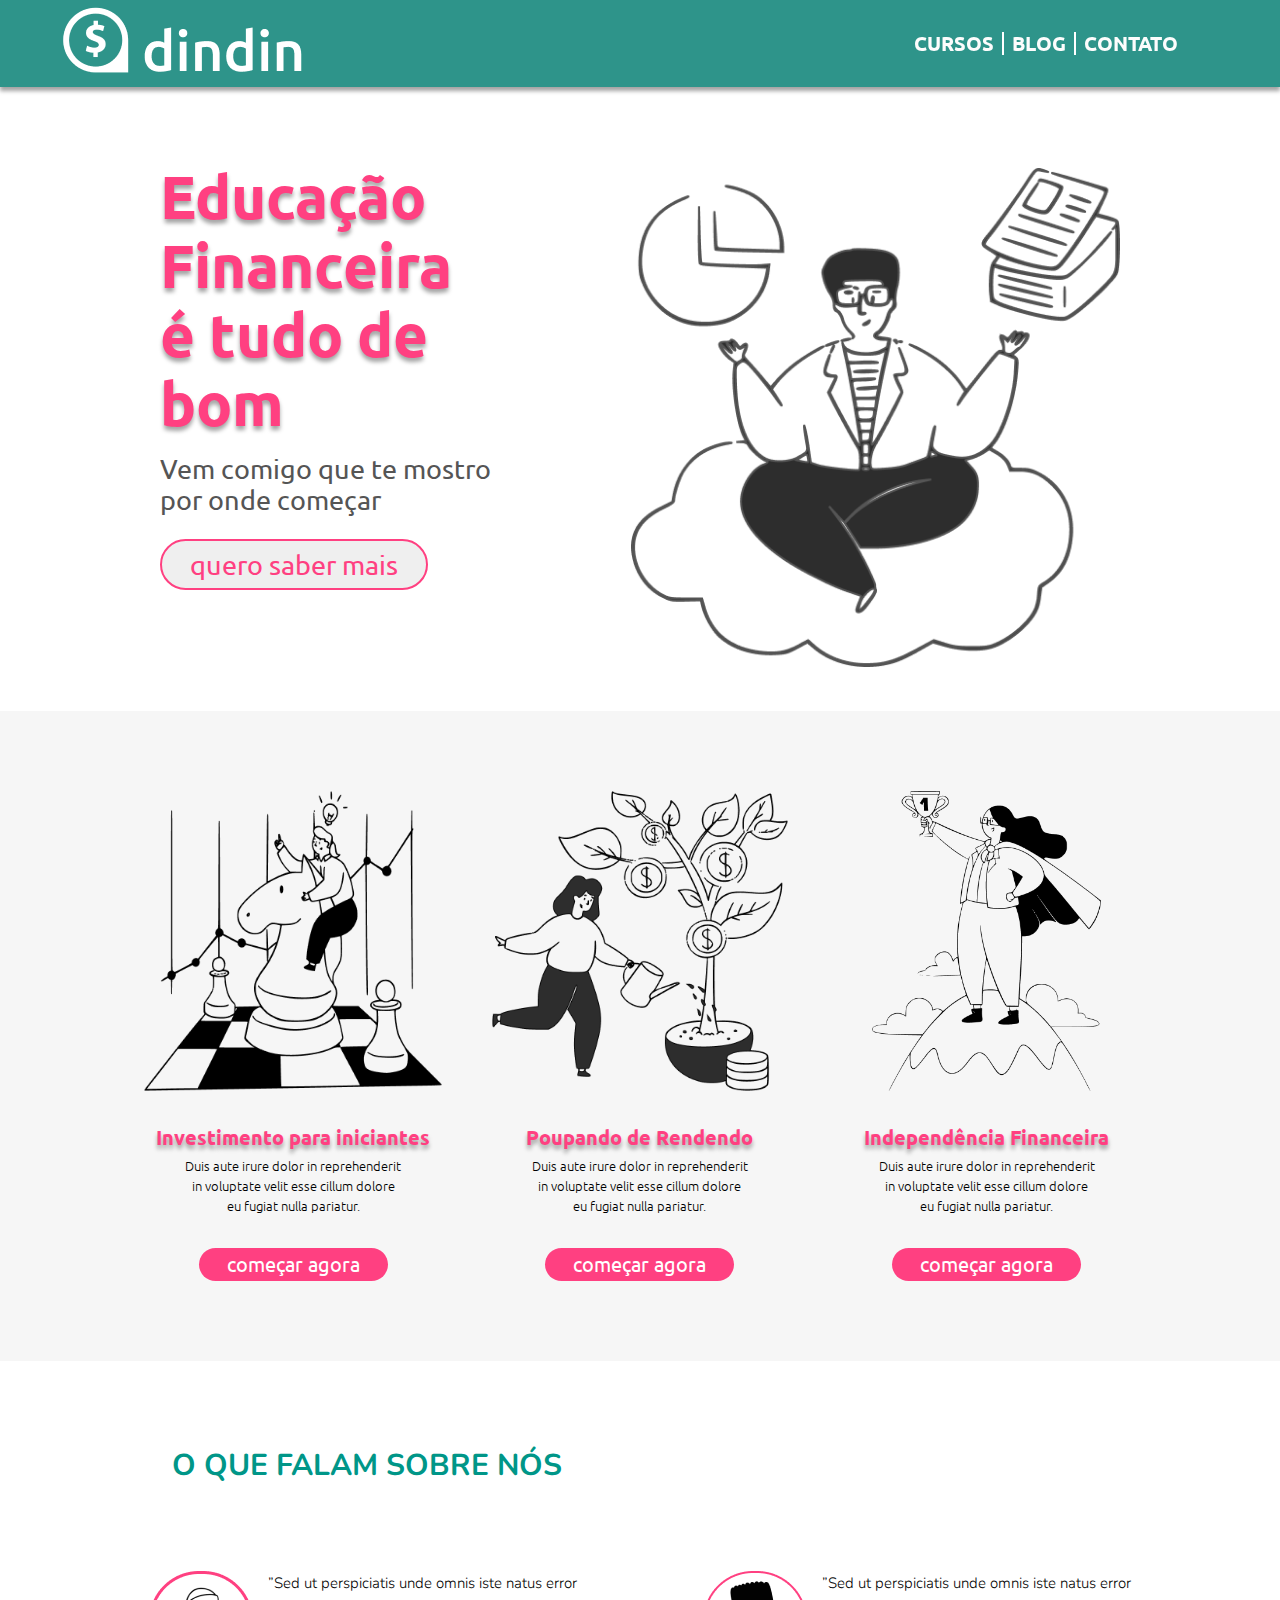
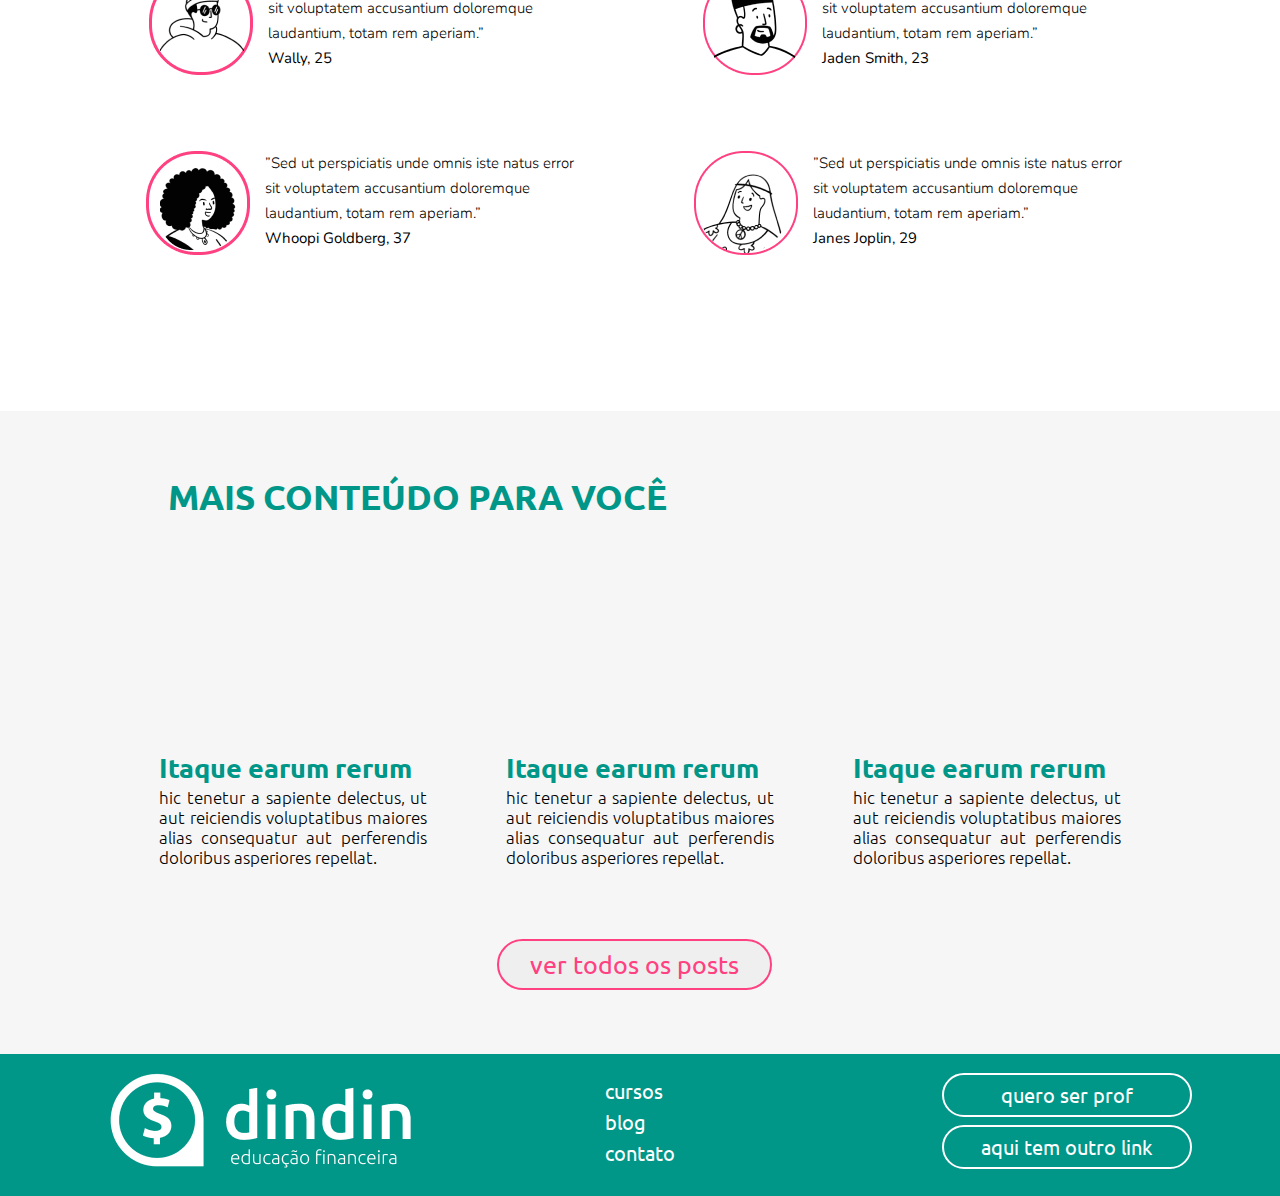
<file: index.html>
<!doctype html>
<html lang="en">
  <head>
    <meta charset="utf-8">
    <meta name="viewport" content="width=device-width, initial-scale=1">
    <link href="https://cdn.jsdelivr.net/npm/bootstrap@5.2.0-beta1/dist/css/bootstrap.min.css" rel="stylesheet">
    <link rel="stylesheet" href="style.css">
    <link rel="preconnect" href="https://fonts.googleapis.com">
    <link rel="preconnect" href="https://fonts.gstatic.com" crossorigin>
    <link href="https://fonts.googleapis.com/css2?family=Ubuntu:wght@300&display=swap" rel="stylesheet">
    <link rel="preconnect" href="https://fonts.googleapis.com">
    <link rel="preconnect" href="https://fonts.gstatic.com" crossorigin>
    <link href="https://fonts.googleapis.com/css2?family=Nunito:ital,wght@0,200;0,300;0,400;0,500;0,600;0,700;0,800;0,900;1,200;1,300;1,400;1,500;1,600;1,700;1,800;1,900&family=Sarpanch&family=Ubuntu:wght@300&display=swap" rel="stylesheet">
    <title>dindin</title>
  </head>
  <body>
      
    <header>
        <div class="container-fluid menu-header">
            <div class="row box-header">
                <div class="col-md-6 d-flex logo-home-header">
                    <a href="index.html"><img src="./assets/logo-header.png" alt="logo"></a>
                </div>
                <div class="col-md-6 d-flex nav-home-header">
                    <nav>
                        <ul class="lista-home-header d-flex">
                            <li style="border-right: 2px solid #fff;"><a class="link-nav-home" href="cursos.html">cursos</a></li>
                            <li style="border-right: 2px solid #fff;"><a class="link-nav-home" href="blog.html">blog</a></li>
                            <li><a class="link-nav-home" href="contato.html">contato</a></li>
                        </ul>
                    </nav>
                </div>
            </div>
        </div>
    </header>

        <section class="container-fluid">
            <div class="row container-home1">
                <div class="col-md-6  home-1">
                    <h1 class="title-principal">Educação <br> Financeira <br>
                        é tudo de bom</h1>
                    <h6 class="subtitle">Vem comigo que te mostro <br>
                        por onde começar</h6>
                    <button class="btn-home1" type="button"><a class="btn-home-link" href="post.html">quero saber mais</a></button>    
                </div>
                <div class="col-md-6 img-home1">
                    <figure class="img-home1-2">
                        <img width="100%" src="./assets/ilustra-banner.png" alt="banner">
                    </figure>
                </div>
            </div>
        </section>

        <main class="container-fluid">
            <div class="row container2-home">
                <div class="col-md-4 card-home">
                    <figure>
                        <img width="100%" height="300px" src="./assets/ilustra-poupando.png" alt="poupando">
                    </figure>
                    <h2 class="subtitle-h2">Investimento para iniciantes</h2>
                    <p class="p-cards-home">Duis aute irure dolor in reprehenderit in voluptate velit esse cillum dolore eu fugiat nulla pariatur.</p>
                    <button class="btn-home-card" type="button"><a class="btn-home-card-link" href="./curso.html">começar agora</a></button>
                </div>
                <div class="col-md-4 card-home">
                    <figure>
                        <img width="100%" height="300px" src="./assets/ilustra-investimento.png" alt="investindo">
                    </figure>
                    <h2 class="subtitle-h2">Poupando de Rendendo</h2>
                    <p class="p-cards-home">Duis aute irure dolor in reprehenderit in voluptate velit esse cillum dolore eu fugiat nulla pariatur.</p>
                    <button class="btn-home-card" type="button"><a class="btn-home-card-link" href="./curso.html">começar agora</a></button>
                </div>
                <div class="col-md-4 card-home">
                    <figure>
                        <img width="100%" height="300px" src="./assets/ilustra-independencia.png" alt="independencia">
                    </figure>
                    <h2 class="subtitle-h2">Independência Financeira</h2>
                    <p class="p-cards-home">Duis aute irure dolor in reprehenderit in voluptate velit esse cillum dolore eu fugiat nulla pariatur.</p>
                    <button class="btn-home-card" type="button"><a class="btn-home-card-link" href="./curso.html">começar agora</a></button>
                </div>
            </div>
        </main>

        <section class="container-fluid">
            
            <div class="row container3-home">
                <h3 class="title-sobre-nos">O QUE FALAM SOBRE NÓS</h3>
                <div class="col-md-6 d-flex box-sobre-nos">
                    <figure>
                        <img src="./assets/icon-wally.png" alt="wally">
                    </figure>
                    <p class="p-sobre-nos">
                        ”Sed ut perspiciatis unde omnis iste natus error sit voluptatem accusantium doloremque laudantium, totam rem aperiam.”
                        <br> <strong class="strong-sobre-nos">Wally, 25</strong>
                    </p>
                </div>
            
                <div class="col-md-6 d-flex box-sobre-nos">
                    <figure>
                        <img src="./assets/icon-jaden.png" alt="jadem">
                    </figure>
                    <p class="p-sobre-nos">
                        ”Sed ut perspiciatis unde omnis iste natus error sit voluptatem accusantium doloremque laudantium, totam rem aperiam.”
                        <br> <strong class="strong-sobre-nos">Jaden Smith, 23</strong>
                    </p>
                    
                </div>
                <div class="row">
                
                    <div class="col-md-6 d-flex box-sobre-nos">
                        <figure>
                            <img src="./assets/icon-whoopi.png" alt="wally">
                        </figure>
                        <p class="p-sobre-nos">
                            ”Sed ut perspiciatis unde omnis iste natus error sit voluptatem accusantium doloremque laudantium, totam rem aperiam.”
                            <br> <strong class="strong-sobre-nos">Whoopi Goldberg, 37</strong>
                        </p>
                    </div>
                
                    <div class="col-md-6 d-flex box-sobre-nos">
                        <figure>
                            <img src="./assets/icon-jane.png" alt="jadem">
                        </figure>
                        <p class="p-sobre-nos">
                            ”Sed ut perspiciatis unde omnis iste natus error sit voluptatem accusantium doloremque laudantium, totam rem aperiam.”
                            <br> <strong class="strong-sobre-nos">Janes Joplin, 29</strong>
                        </p>
                        
                    </div>

            </div>

        </section>

        <section class="container-fluid">
            
            <div class="row box-media-home-dad">
                
                <h2 class="title-box-media">MAIS CONTEÚDO PARA VOCÊ</h2>
                
                <div class="col-md-4 box-media-home">
                    <iframe max-width="280px" height="180px" src="https://www.youtube.com/embed/NEzYn3rNWVc" title="YouTube video player" frameborder="0" allow="accelerometer; autoplay; clipboard-write; encrypted-media; gyroscope; picture-in-picture" allowfullscreen></iframe>
                    <h4 class="subtitle-media-home">Itaque earum rerum</h4>
                    <p class="p-media-home">hic tenetur a sapiente delectus, ut aut reiciendis voluptatibus maiores alias consequatur aut perferendis doloribus asperiores repellat.</p>
                </div>
                
                <div class="col-md-4 box-media-home">
                    <iframe width="280px" height="180px" src="https://www.youtube.com/embed/dJyJ77GkhBE" title="YouTube video player" frameborder="0" allow="accelerometer; autoplay; clipboard-write; encrypted-media; gyroscope; picture-in-picture" allowfullscreen></iframe>
                    <h4 class="subtitle-media-home">Itaque earum rerum</h4>
                    <p class="p-media-home">hic tenetur a sapiente delectus, ut aut reiciendis voluptatibus maiores alias consequatur aut perferendis doloribus asperiores repellat.</p>
                </div>
                
                <div class="col-md-4 box-media-home">
                    <iframe width="280px" height="180px" src="https://www.youtube.com/embed/EFpS2s4gFRY" title="YouTube video player" frameborder="0" allow="accelerometer; autoplay; clipboard-write; encrypted-media; gyroscope; picture-in-picture" allowfullscreen></iframe>
                    <h4 class="subtitle-media-home">Itaque earum rerum</h4>
                    <p class="p-media-home">hic tenetur a sapiente delectus, ut aut reiciendis voluptatibus maiores alias consequatur aut perferendis doloribus asperiores repellat.</p>
                </div>
                <div class="row">
                <button type="button" class="btn-home-media"><a class="btn-home-media-link" href="post.html">ver todos os posts</a></button>
                </div>    
            </div>

        </section>

        <footer class="container-fluid">
            
            <div class="row box-footer">

                <div class="col-md-4 box-footer1">
                    <figure>
                        <a class="logo-footer" href="index.html">
                        <img class="logo-footer" src="./assets/logo-footer.png" alt="logo">
                        </a>
                    </figure>
                </div>

                <div class="col-md-4 box-footer2">
                    <ul class="itens-footer">
                        <li class="item-footer"> <a class="link-footer" href="cursos.html">cursos</a></li>
                        <li class="item-footer"> <a class="link-footer" href="blog.html">blog</a></li>
                        <li class="item-footer"> <a class="link-footer" href="contato.html">contato</a></li>
                    </ul>
                </div>

                <div class="col-md-4 box-footer3">
                    <button class="btn-footer" type="button"><a class="btn-footer-link" href="contato.html">quero ser prof</a></button>
                    <button class="btn-footer" type="button"><a class="btn-footer-link" href="#">aqui tem outro link</a></button>
                </div>
                
            </div>

        </footer>


    <script src="https://cdn.jsdelivr.net/npm/bootstrap@5.2.0-beta1/dist/js/bootstrap.bundle.min.js"></script>
  </body>
</html>
</file>
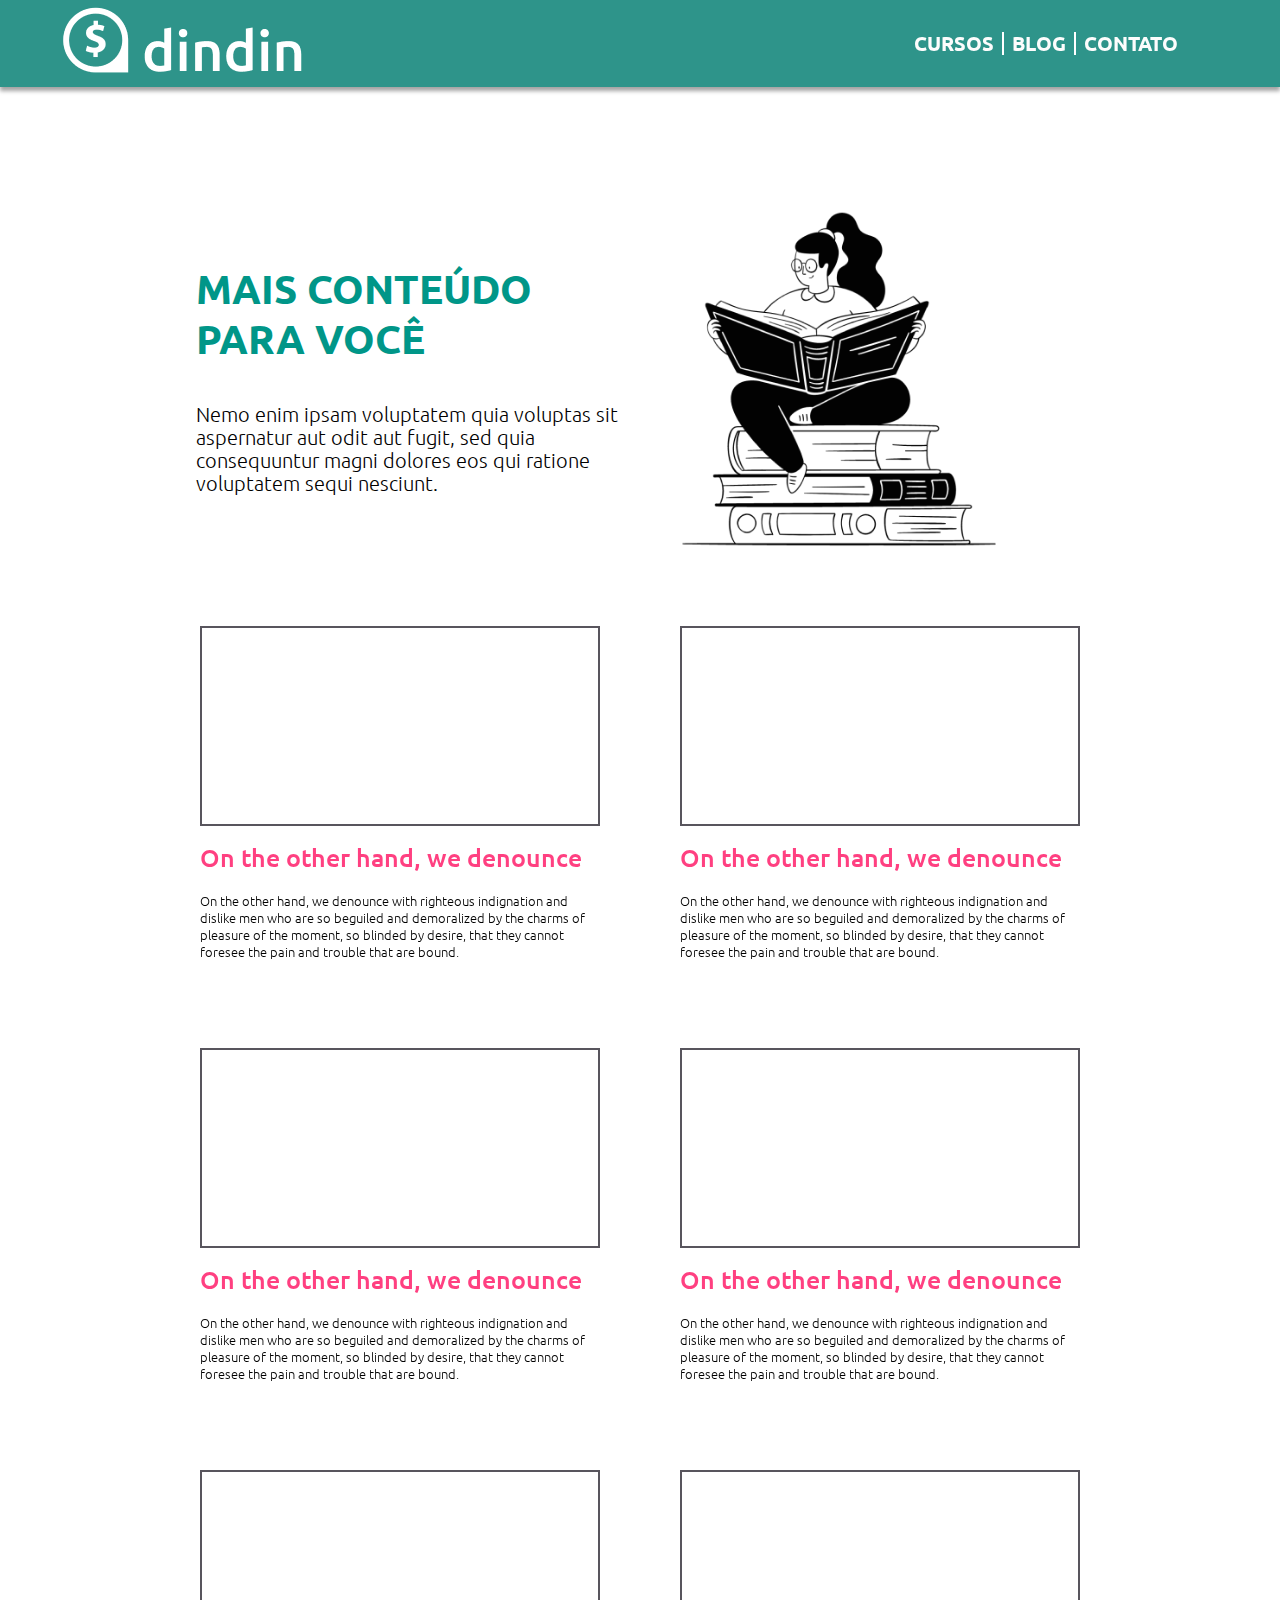
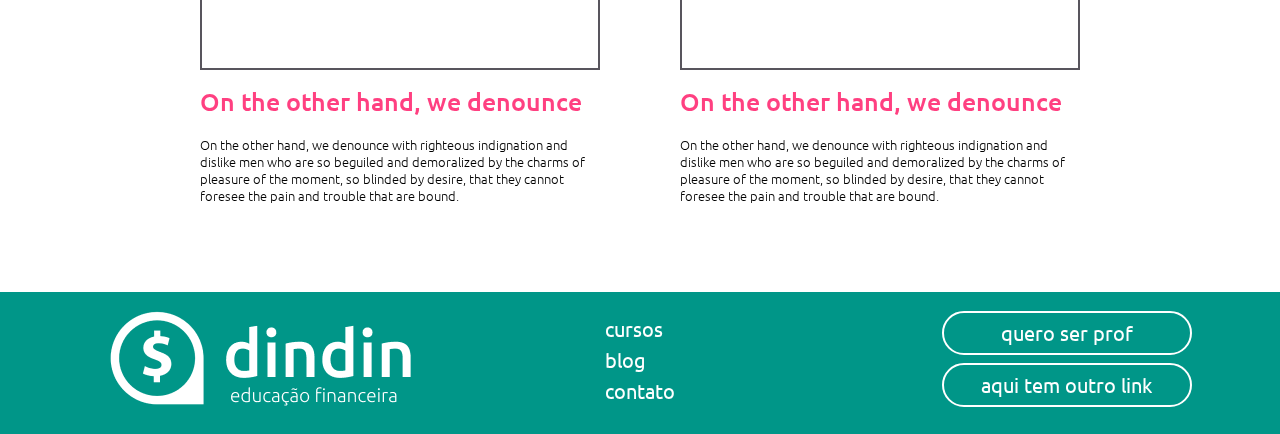
<file: blog.html>
<!doctype html>
<html lang="en">
  <head>
    <meta charset="utf-8">
    <meta name="viewport" content="width=device-width, initial-scale=1">
    <link href="https://cdn.jsdelivr.net/npm/bootstrap@5.2.0-beta1/dist/css/bootstrap.min.css" rel="stylesheet">
    <link rel="stylesheet" href="style.css">
    <link rel="preconnect" href="https://fonts.googleapis.com">
    <link rel="preconnect" href="https://fonts.gstatic.com" crossorigin>
    <link href="https://fonts.googleapis.com/css2?family=Ubuntu:wght@300&display=swap" rel="stylesheet">
    <link rel="preconnect" href="https://fonts.googleapis.com">
    <link rel="preconnect" href="https://fonts.gstatic.com" crossorigin>
    <link href="https://fonts.googleapis.com/css2?family=Nunito:ital,wght@0,200;0,300;0,400;0,500;0,600;0,700;0,800;0,900;1,200;1,300;1,400;1,500;1,600;1,700;1,800;1,900&family=Sarpanch&family=Ubuntu:wght@300&display=swap" rel="stylesheet">
    <title>dindin</title>
  </head>
  <body>
      
    <header>
        <div class="container-fluid menu-header">
            <div class="row box-header">
                <div class="col-md-6 d-flex logo-home-header">
                    <a href="index.html"><img src="./assets/logo-header.png" alt="logo"></a>
                </div>
                <div class="col-md-6 d-flex nav-home-header">
                    <nav>
                        <ul class="lista-home-header d-flex">
                            <li style="border-right: 2px solid #fff;"><a class="link-nav-home" href="cursos.html">cursos</a></li>
                            <li style="border-right: 2px solid #fff;"><a class="link-nav-home" href="blog.html">blog</a></li>
                            <li><a class="link-nav-home" href="contato.html">contato</a></li>
                        </ul>
                    </nav>
                </div>
            </div>
        </div>
    </header>

    <section class="container-fluid">
            
        <div class="row box-curso-title-dad">
            
            <div class="col-md-6 box-curso-title-1">
                <h1 class="title-blog">MAIS CONTEÚDO <br> PARA VOCÊ</h1>
                <p class="p-blog-title">Nemo enim ipsam voluptatem quia voluptas sit aspernatur aut odit aut fugit, sed quia consequuntur magni dolores eos qui ratione voluptatem sequi nesciunt. </p>
            </div>

            <div class="col-md-6 box-curso-title-2">
                <figure class="img-curso">
                    <img width="100%" src="./assets/ilustra-blog.png" alt="poupando dinheiro">
                </figure>
            </div>

        </div>

    </section>

    <main class="container-fluid">

        <div class="row box-curso-card-dad box-blog-card-dad">

            <div class="col-md-6 box-card-blog">
                <iframe class="media-curso" width="400px" height="200px" src="https://www.youtube.com/embed/NEzYn3rNWVc" title="YouTube video player" frameborder="0" allow="accelerometer; autoplay; clipboard-write; encrypted-media; gyroscope; picture-in-picture" allowfullscreen></iframe>
                <h3 class="title-card-blog">On the other hand, we denounce</h3>
                <p class="p-card-blog">On the other hand, we denounce with righteous indignation and dislike men who are so beguiled and demoralized by the charms of pleasure of the moment, so blinded by desire, that they cannot foresee the pain and trouble that are bound.</p>
            </div>
             
            <div class="col-md-6 box-card-blog">
                <iframe class="media-curso" width="400px" height="200px" src="https://www.youtube.com/embed/dJyJ77GkhBE" title="YouTube video player" frameborder="0" allow="accelerometer; autoplay; clipboard-write; encrypted-media; gyroscope; picture-in-picture" allowfullscreen></iframe>
                <h3 class="title-card-blog">On the other hand, we denounce</h3>
                <p class="p-card-blog">On the other hand, we denounce with righteous indignation and dislike men who are so beguiled and demoralized by the charms of pleasure of the moment, so blinded by desire, that they cannot foresee the pain and trouble that are bound.</p>
            </div>
        
        </div>

        <div class="row box-curso-card-dad box-blog-card-dad">

            <div class="col-md-6 box-card-blog">
                <iframe class="media-curso" width="400px" height="200px" src="https://www.youtube.com/embed/EFpS2s4gFRY" title="YouTube video player" frameborder="0" allow="accelerometer; autoplay; clipboard-write; encrypted-media; gyroscope; picture-in-picture" allowfullscreen></iframe>
                <h3 class="title-card-blog">On the other hand, we denounce</h3>
                <p class="p-card-blog">On the other hand, we denounce with righteous indignation and dislike men who are so beguiled and demoralized by the charms of pleasure of the moment, so blinded by desire, that they cannot foresee the pain and trouble that are bound.</p>
            </div>
             
            <div class="col-md-6 box-card-blog">
                <iframe class="media-curso" width="400px" height="200px" src="https://www.youtube.com/embed/NEzYn3rNWVc" title="YouTube video player" frameborder="0" allow="accelerometer; autoplay; clipboard-write; encrypted-media; gyroscope; picture-in-picture" allowfullscreen></iframe>
                <h3 class="title-card-blog">On the other hand, we denounce</h3>
                <p class="p-card-blog">On the other hand, we denounce with righteous indignation and dislike men who are so beguiled and demoralized by the charms of pleasure of the moment, so blinded by desire, that they cannot foresee the pain and trouble that are bound.</p>
            </div>
        
        </div>

        <div class="row box-curso-card-dad box-blog-card-dad">

            <div class="col-md-6 box-card-blog">
                <iframe class="media-curso" width="400px" height="200px" src="https://www.youtube.com/embed/dJyJ77GkhBE" title="YouTube video player" frameborder="0" allow="accelerometer; autoplay; clipboard-write; encrypted-media; gyroscope; picture-in-picture" allowfullscreen></iframe>
                <h3 class="title-card-blog">On the other hand, we denounce</h3>
                <p class="p-card-blog">On the other hand, we denounce with righteous indignation and dislike men who are so beguiled and demoralized by the charms of pleasure of the moment, so blinded by desire, that they cannot foresee the pain and trouble that are bound.</p>
            </div>
             
            <div class="col-md-6 box-card-blog">
                <iframe class="media-curso" width="400px" height="200px" src="https://www.youtube.com/embed/EFpS2s4gFRY" title="YouTube video player" frameborder="0" allow="accelerometer; autoplay; clipboard-write; encrypted-media; gyroscope; picture-in-picture" allowfullscreen></iframe>
                <h3 class="title-card-blog">On the other hand, we denounce</h3>
                <p class="p-card-blog">On the other hand, we denounce with righteous indignation and dislike men who are so beguiled and demoralized by the charms of pleasure of the moment, so blinded by desire, that they cannot foresee the pain and trouble that are bound.</p>
            </div>
        
        </div>

    </main>

    <footer class="container-fluid">
            
        <div class="row box-footer">

            <div class="col-md-4 box-footer1">
                <figure>
                    <a class="logo-footer" href="index.html">
                    <img class="logo-footer" src="./assets/logo-footer.png" alt="logo">
                    </a>
                </figure>
            </div>

            <div class="col-md-4 box-footer2">
                <ul class="itens-footer">
                    <li class="item-footer"> <a class="link-footer" href="cursos.html">cursos</a></li>
                    <li class="item-footer"> <a class="link-footer" href="blog.html">blog</a></li>
                    <li class="item-footer"> <a class="link-footer" href="contato.html">contato</a></li>
                </ul>
            </div>

            <div class="col-md-4 box-footer3">
                <button class="btn-footer" type="button"><a class="btn-footer-link" href="contato.html">quero ser prof</a></button>
                <button class="btn-footer" type="button"><a class="btn-footer-link" href="#">aqui tem outro link</a></button>
            </div>
            
        </div>

    </footer>


<script src="https://cdn.jsdelivr.net/npm/bootstrap@5.2.0-beta1/dist/js/bootstrap.bundle.min.js"></script>
</body>
</html>
</file>
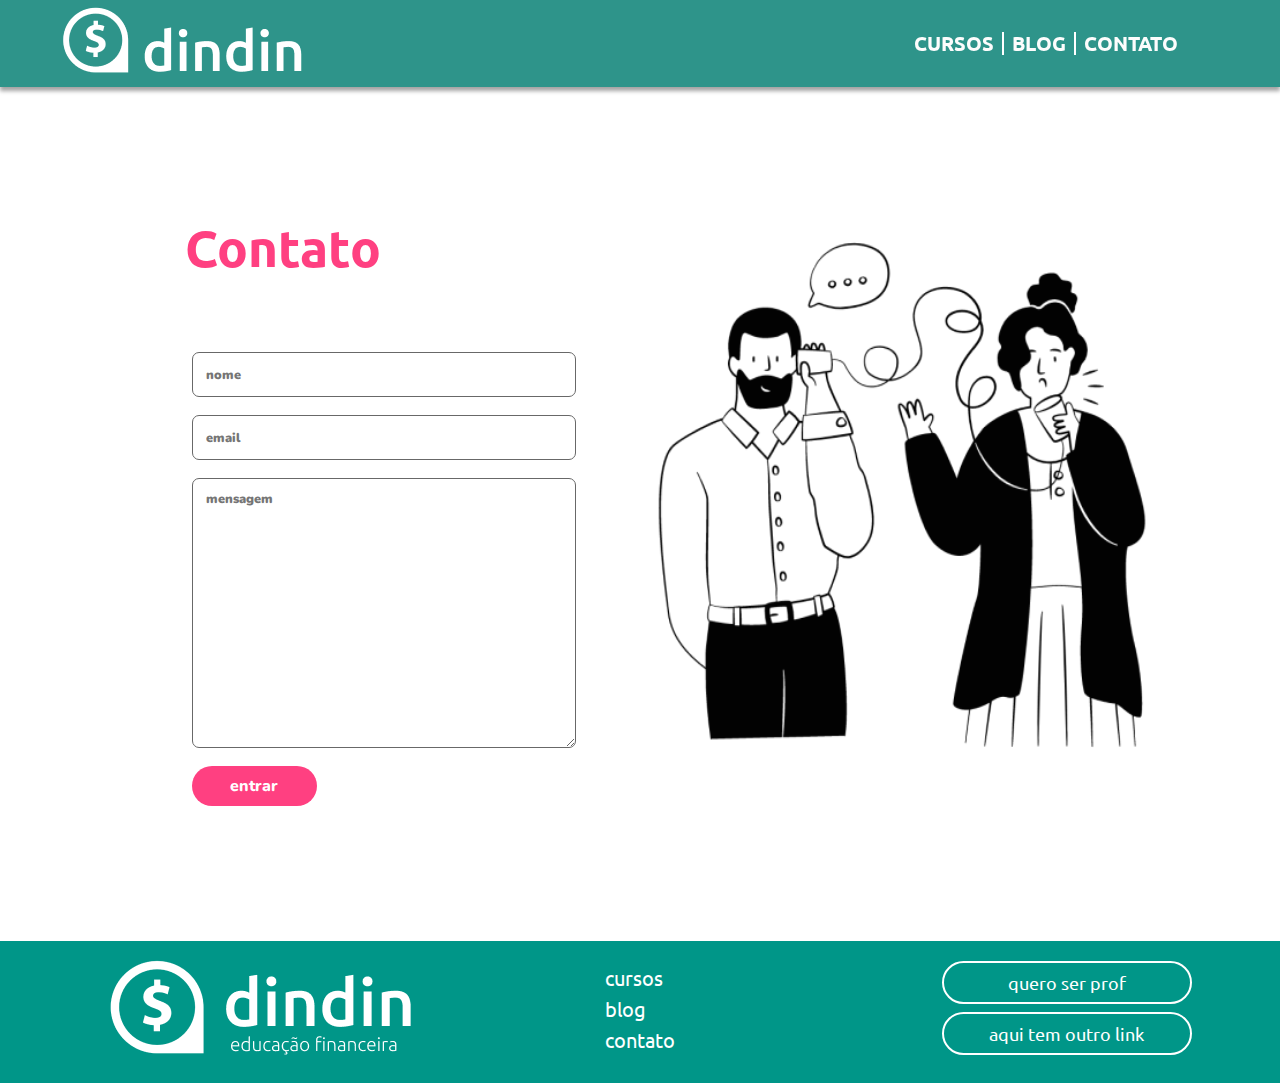
<file: contato.html>
<!doctype html>
<html lang="en">
  <head>
    <meta charset="utf-8">
    <meta name="viewport" content="width=device-width, initial-scale=1">
    <link href="https://cdn.jsdelivr.net/npm/bootstrap@5.2.0-beta1/dist/css/bootstrap.min.css" rel="stylesheet">
    <link rel="stylesheet" href="style.css">
    <link rel="preconnect" href="https://fonts.googleapis.com">
    <link rel="preconnect" href="https://fonts.gstatic.com" crossorigin>
    <link href="https://fonts.googleapis.com/css2?family=Ubuntu:wght@300&display=swap" rel="stylesheet">
    <link rel="preconnect" href="https://fonts.googleapis.com">
    <link rel="preconnect" href="https://fonts.gstatic.com" crossorigin>
    <link href="https://fonts.googleapis.com/css2?family=Nunito:ital,wght@0,200;0,300;0,400;0,500;0,600;0,700;0,800;0,900;1,200;1,300;1,400;1,500;1,600;1,700;1,800;1,900&family=Sarpanch&family=Ubuntu:wght@300&display=swap" rel="stylesheet">
    <title>dindin</title>
  </head>
  <body>
      
    <header>
        <div class="container-fluid menu-header">
            <div class="row box-header">
                <div class="col-md-6 d-flex logo-home-header">
                    <a href="index.html"><img src="./assets/logo-header.png" alt="logo"></a>
                </div>
                <div class="col-md-6 d-flex nav-home-header">
                    <nav>
                        <ul class="lista-home-header d-flex">
                            <li style="border-right: 2px solid #fff;"><a class="link-nav-home" href="cursos.html">cursos</a></li>
                            <li style="border-right: 2px solid #fff;"><a class="link-nav-home" href="blog.html">blog</a></li>
                            <li><a class="link-nav-home" href="contato.html">contato</a></li>
                        </ul>
                    </nav>
                </div>
            </div>
        </div>
    </header>

    <main class="container-fluid">
        
        <div class="row box-contato">
            
            <div class="col-md-6 box-contato-1">
                <h2 class="title-contato">Contato</h2>
                <form class="form-contato" action="#" method="GET">
                    <label for="nome"></label>
                    <input class="input-contato" type="text" id="nome" placeholder="nome" required>
                    <label  for="e-mail"></label>
                    <input class="input-contato" type="email" id="e-mail" placeholder="email" required>
                    <label for=""></label>
                    <textarea class="input-contato input-msg" type="text" id="text" placeholder="mensagem"></textarea>
                    <button class="btn-contato" type="submit">entrar</button>
                </form>
            </div>

            <div class="col-md-6 box-contato-2">
                <figure class="d-flex">
                    <img class="img-contato" width="100%" src="./assets/ilustra-contato.png" alt="ilustração-contato">
                </figure>
            </div>

        </div>

    </main>

    <footer class="container-fluid">
            
        <div class="row box-footer">

            <div class="col-md-4 box-footer1">
                <figure>
                    <a class="logo-footer" href="index.html">
                    <img class="logo-footer" src="./assets/logo-footer.png" alt="logo">
                    </a>
                </figure>
            </div>

            <div class="col-md-4 box-footer2">
                <ul class="itens-footer">
                    <li class="item-footer"> <a class="link-footer" href="cursos.html">cursos</a></li>
                    <li class="item-footer"> <a class="link-footer" href="blog.html">blog</a></li>
                    <li class="item-footer"> <a class="link-footer" href="contato.html">contato</a></li>
                </ul>
            </div>

            <div class="col-md-4 box-footer3">
                <button class="btn-footer" type="button">quero ser prof</button>
                <button class="btn-footer" type="button">aqui tem outro link</button>
            </div>
            
        </div>

    </footer>


<script src="https://cdn.jsdelivr.net/npm/bootstrap@5.2.0-beta1/dist/js/bootstrap.bundle.min.js"></script>
</body>
</html>
</file>
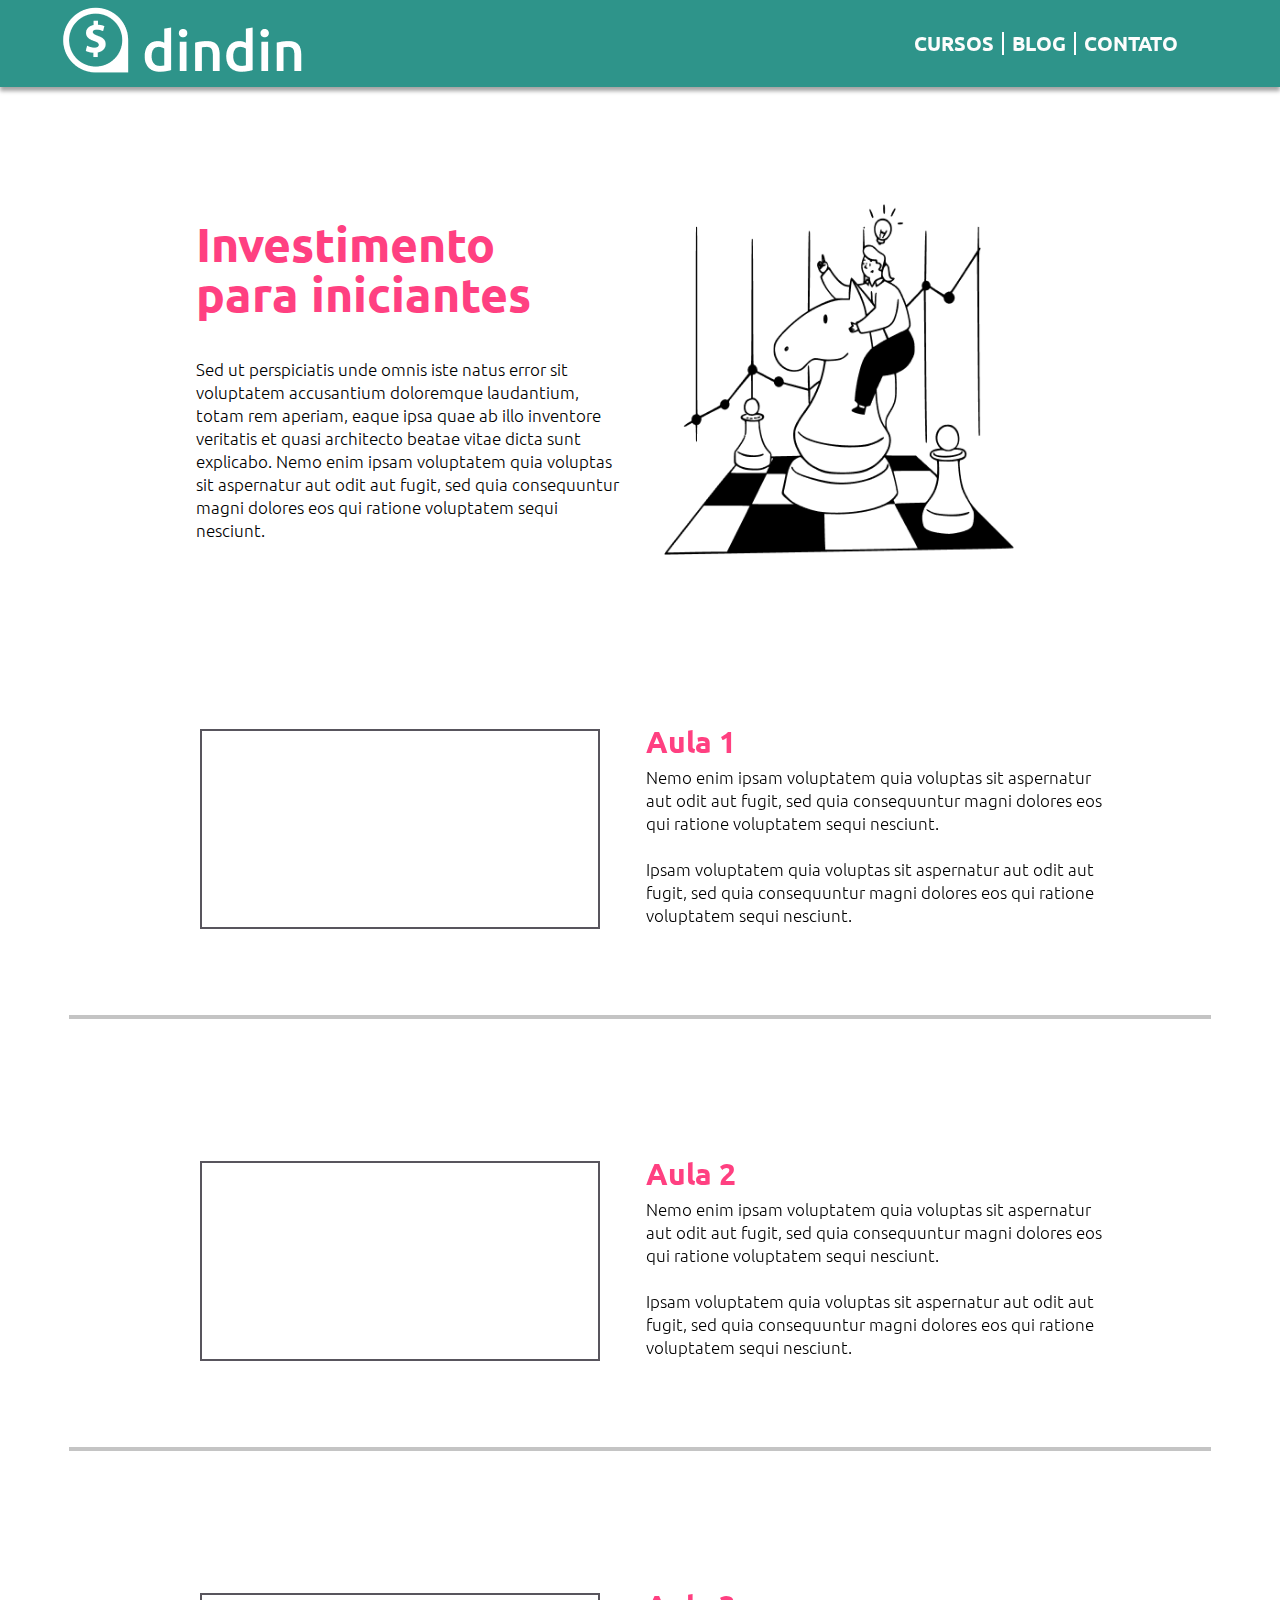
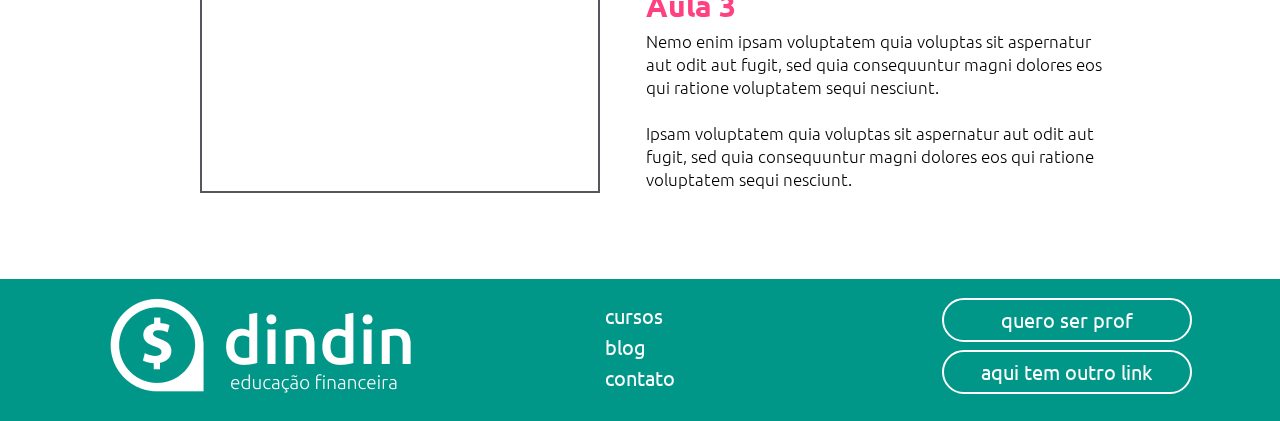
<file: curso.html>
<!doctype html>
<html lang="en">
  <head>
    <meta charset="utf-8">
    <meta name="viewport" content="width=device-width, initial-scale=1">
    <link href="https://cdn.jsdelivr.net/npm/bootstrap@5.2.0-beta1/dist/css/bootstrap.min.css" rel="stylesheet">
    <link rel="stylesheet" href="style.css">
    <link rel="preconnect" href="https://fonts.googleapis.com">
    <link rel="preconnect" href="https://fonts.gstatic.com" crossorigin>
    <link href="https://fonts.googleapis.com/css2?family=Ubuntu:wght@300&display=swap" rel="stylesheet">
    <link rel="preconnect" href="https://fonts.googleapis.com">
    <link rel="preconnect" href="https://fonts.gstatic.com" crossorigin>
    <link href="https://fonts.googleapis.com/css2?family=Nunito:ital,wght@0,200;0,300;0,400;0,500;0,600;0,700;0,800;0,900;1,200;1,300;1,400;1,500;1,600;1,700;1,800;1,900&family=Sarpanch&family=Ubuntu:wght@300&display=swap" rel="stylesheet">
    <title>dindin</title>
  </head>
  <body>
      
    <header>
        <div class="container-fluid menu-header">
            <div class="row box-header">
                <div class="col-md-6 d-flex logo-home-header">
                    <a href="index.html"><img src="./assets/logo-header.png" alt="logo"></a>
                </div>
                <div class="col-md-6 d-flex nav-home-header">
                    <nav>
                        <ul class="lista-home-header d-flex">
                            <li style="border-right: 2px solid #fff;"><a class="link-nav-home" href="cursos.html">cursos</a></li>
                            <li style="border-right: 2px solid #fff;"><a class="link-nav-home" href="blog.html">blog</a></li>
                            <li><a class="link-nav-home" href="contato.html">contato</a></li>
                        </ul>
                    </nav>
                </div>
            </div>
        </div>
    </header>
        <section class="container-fluid">
            
            <div class="row box-curso-title-dad">
                
                <div class="col-md-6 box-curso-title-1">
                    <h1 class="title-curso">Investimento <br> para iniciantes</h1>
                    <p class="p-curso-title">Sed ut perspiciatis unde omnis iste natus error sit voluptatem accusantium doloremque laudantium, totam rem aperiam, eaque ipsa quae ab illo inventore veritatis et quasi architecto beatae vitae dicta sunt explicabo. Nemo enim ipsam voluptatem quia voluptas sit aspernatur aut odit aut fugit, sed quia consequuntur magni dolores eos qui ratione voluptatem sequi nesciunt. </p>
                </div>

                <div class="col-md-6 box-curso-title-2">
                    <figure class="img-curso">
                        <img width="100%" src="./assets/ilustra-poupando.png" alt="poupando dinheiro">
                    </figure>
                </div>

            </div>

        </section>

        <main class="container-fluid">

            <div class="row box-curso-card-dad">

                <div class="col-md-6 box-card-1">
                    <iframe class="media-curso" width="400px" height="200px" src="https://www.youtube.com/embed/NEzYn3rNWVc" title="YouTube video player" frameborder="0" allow="accelerometer; autoplay; clipboard-write; encrypted-media; gyroscope; picture-in-picture" allowfullscreen></iframe>
                </div>
                 
                <div class="col-md-6 box-card-2">
                    <h2 class="title-curso-card">Aula 1</h2>
                    <p class="p-curso-card">
                        Nemo enim ipsam voluptatem quia voluptas sit aspernatur aut odit aut fugit, sed quia consequuntur magni dolores eos qui ratione voluptatem sequi nesciunt. 
                       <br><br> Ipsam voluptatem quia voluptas sit aspernatur aut odit aut fugit, sed quia consequuntur magni dolores eos qui ratione voluptatem sequi nesciunt. 
                    </p>   
                </div>
            
            </div>

            <div class="row border-cards-curso">
                <div class="col-md-12 line"></div>
            </div>

            <div class="row box-curso-card-dad">

                <div class="col-md-6 box-card-1">
                    <iframe class="media-curso" width="400px" height="200px" src="https://www.youtube.com/embed/dJyJ77GkhBE" title="YouTube video player" frameborder="0" allow="accelerometer; autoplay; clipboard-write; encrypted-media; gyroscope; picture-in-picture" allowfullscreen></iframe>
                </div>
                 
                <div class="col-md-6 box-card-2">
                    <h2 class="title-curso-card">Aula 2</h2>
                    <p class="p-curso-card">
                        Nemo enim ipsam voluptatem quia voluptas sit aspernatur aut odit aut fugit, sed quia consequuntur magni dolores eos qui ratione voluptatem sequi nesciunt. 
                       <br><br> Ipsam voluptatem quia voluptas sit aspernatur aut odit aut fugit, sed quia consequuntur magni dolores eos qui ratione voluptatem sequi nesciunt. 
                    </p>   
                </div>
            
            </div>

            <div class="row border-cards-curso">
                <div class="col-md-12 line"></div>
            </div>

            <div class="row box-curso-card-dad">

                <div class="col-md-6 box-card-1">
                    <iframe class="media-curso" width="400px" height="200px" src="https://www.youtube.com/embed/EFpS2s4gFRY" title="YouTube video player" frameborder="0" allow="accelerometer; autoplay; clipboard-write; encrypted-media; gyroscope; picture-in-picture" allowfullscreen></iframe>
                </div>
                 
                <div class="col-md-6 box-card-2">
                    <h2 class="title-curso-card">Aula 3</h2>
                    <p class="p-curso-card">
                        Nemo enim ipsam voluptatem quia voluptas sit aspernatur aut odit aut fugit, sed quia consequuntur magni dolores eos qui ratione voluptatem sequi nesciunt. 
                       <br><br> Ipsam voluptatem quia voluptas sit aspernatur aut odit aut fugit, sed quia consequuntur magni dolores eos qui ratione voluptatem sequi nesciunt. 
                    </p>   
                </div>
            
            </div>

        </main>

    <footer class="container-fluid">
            
        <div class="row box-footer">

            <div class="col-md-4 box-footer1">
                <figure>
                    <a class="logo-footer" href="index.html">
                    <img class="logo-footer" src="./assets/logo-footer.png" alt="logo">
                    </a>
                </figure>
            </div>

            <div class="col-md-4 box-footer2">
                <ul class="itens-footer">
                    <li class="item-footer"> <a class="link-footer" href="cursos.html">cursos</a></li>
                    <li class="item-footer"> <a class="link-footer" href="blog.html">blog</a></li>
                    <li class="item-footer"> <a class="link-footer" href="contato.html">contato</a></li>
                </ul>
            </div>

            <div class="col-md-4 box-footer3">
                <button class="btn-footer" type="button"><a class="btn-footer-link" href="contato.html">quero ser prof</a></button>
                <button class="btn-footer" type="button"><a class="btn-footer-link" href="#">aqui tem outro link</a></button>
            </div>
            
        </div>

    </footer>


<script src="https://cdn.jsdelivr.net/npm/bootstrap@5.2.0-beta1/dist/js/bootstrap.bundle.min.js"></script>
</body>
</html>
</file>
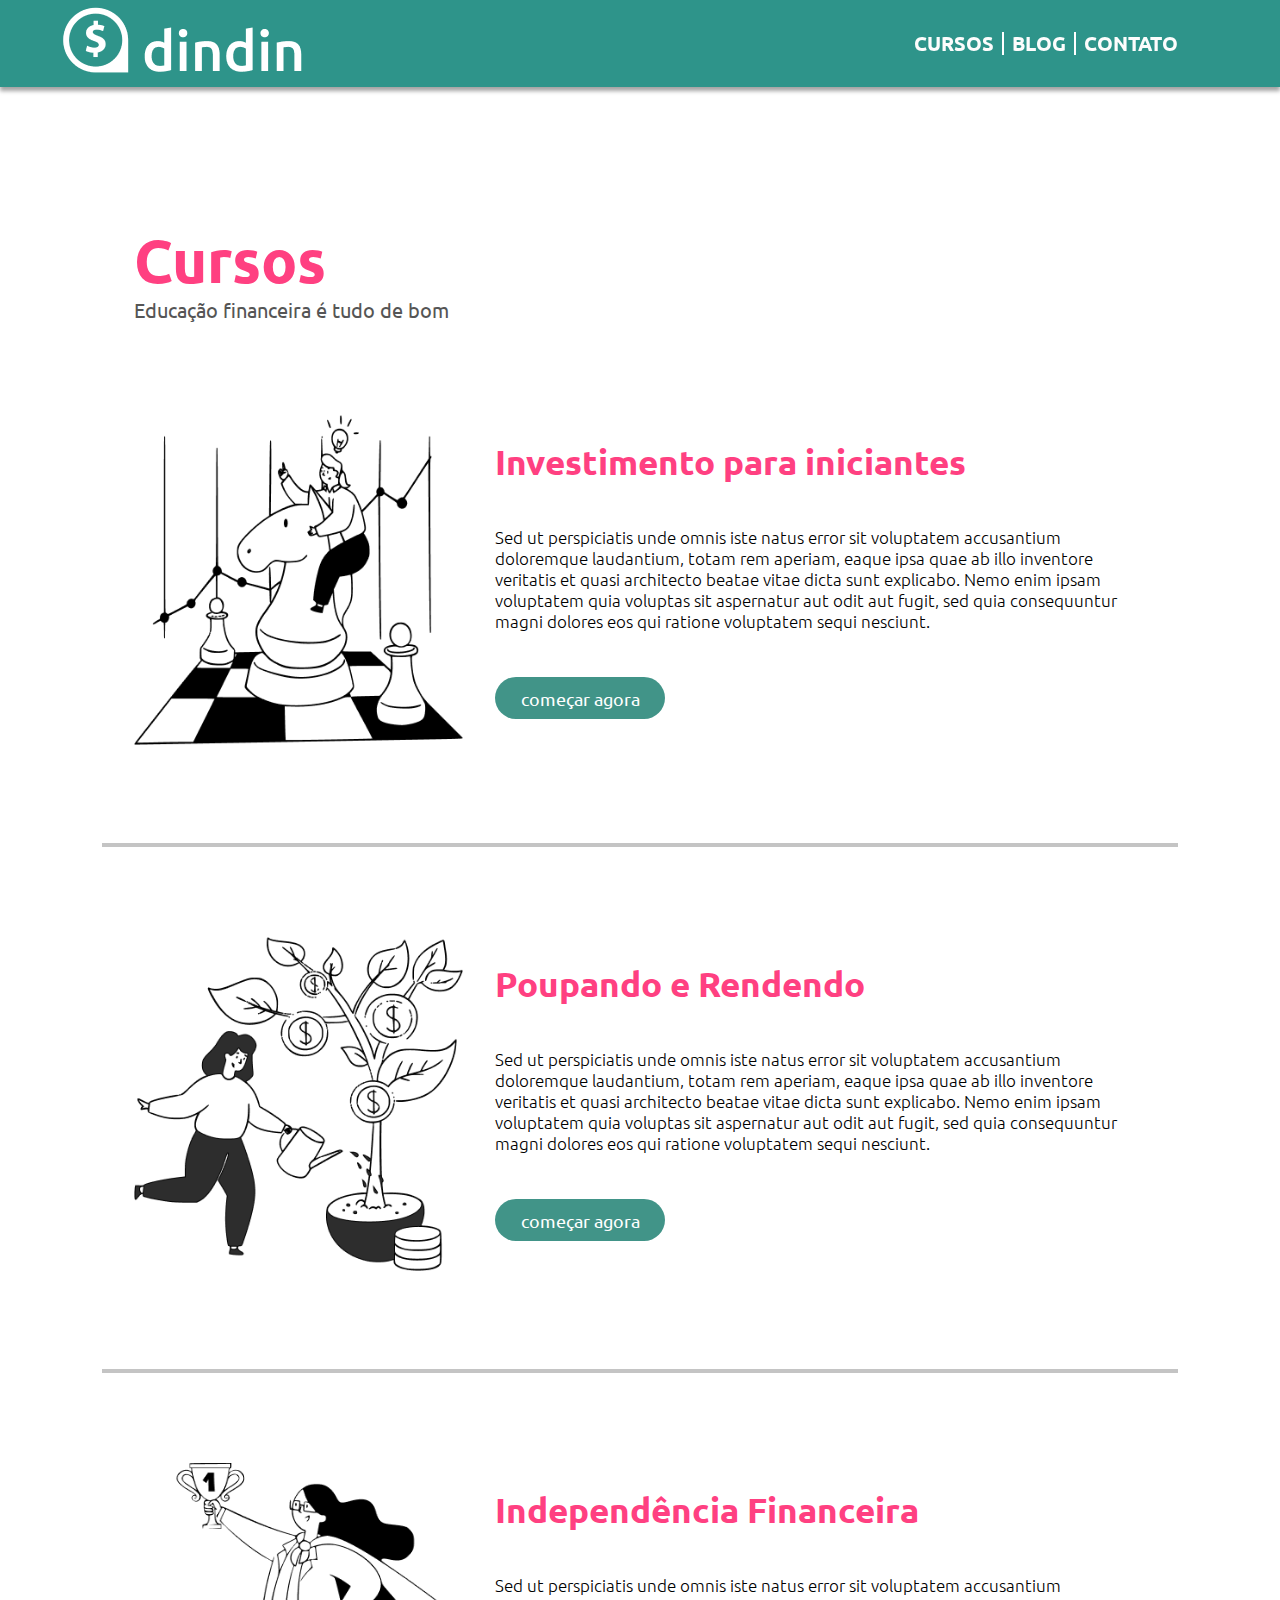
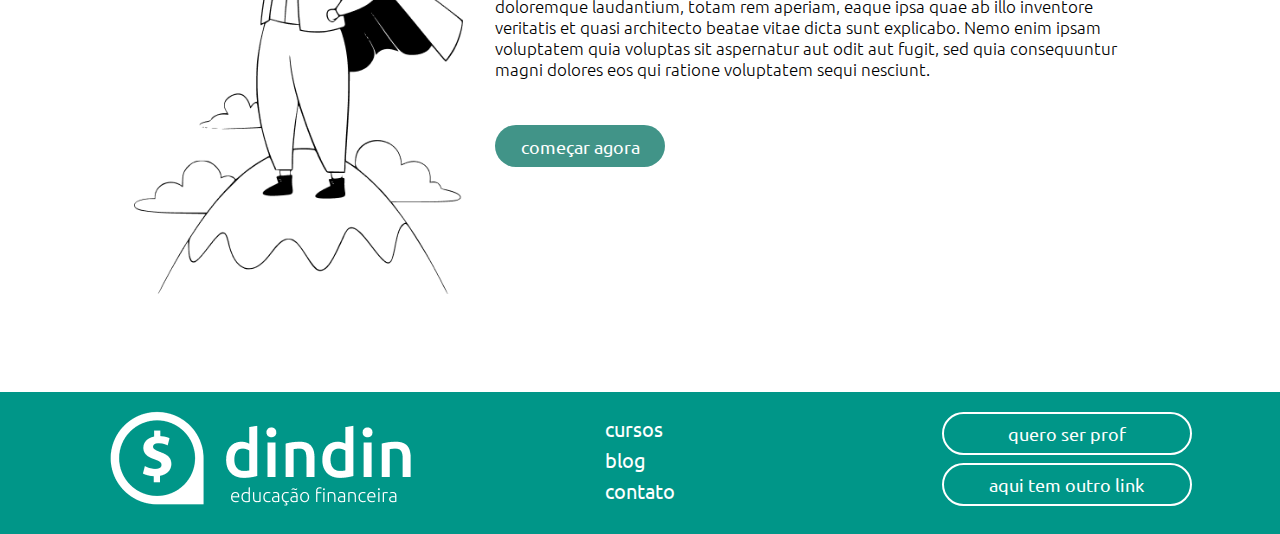
<file: cursos.html>
<!doctype html>
<html lang="en">

<head>
    <meta charset="utf-8">
    <meta name="viewport" content="width=device-width, initial-scale=1">
    <link href="https://cdn.jsdelivr.net/npm/bootstrap@5.2.0-beta1/dist/css/bootstrap.min.css" rel="stylesheet">
    <link rel="stylesheet" href="style.css">
    <link rel="preconnect" href="https://fonts.googleapis.com">
    <link rel="preconnect" href="https://fonts.gstatic.com" crossorigin>
    <link href="https://fonts.googleapis.com/css2?family=Ubuntu:wght@300&display=swap" rel="stylesheet">
    <link rel="preconnect" href="https://fonts.googleapis.com">
    <link rel="preconnect" href="https://fonts.gstatic.com" crossorigin>
    <link
        href="https://fonts.googleapis.com/css2?family=Nunito:ital,wght@0,200;0,300;0,400;0,500;0,600;0,700;0,800;0,900;1,200;1,300;1,400;1,500;1,600;1,700;1,800;1,900&family=Sarpanch&family=Ubuntu:wght@300&display=swap"
        rel="stylesheet">
    <title>dindin</title>
</head>

<body>

    <header>
        <div class="container-fluid menu-header">
            <div class="row box-header">
                <div class="col-md-6 d-flex logo-home-header">
                    <a href="index.html"><img src="./assets/logo-header.png" alt="logo"></a>
                </div>
                <div class="col-md-6 d-flex nav-home-header">
                    <nav>
                        <ul class="lista-home-header d-flex">
                            <li style="border-right: 2px solid #fff;"><a class="link-nav-home" href="cursos.html">cursos</a></li>
                            <li style="border-right: 2px solid #fff;"><a class="link-nav-home" href="blog.html">blog</a></li>
                            <li><a class="link-nav-home" href="contato.html">contato</a></li>
                        </ul>
                    </nav>
                </div>
            </div>
        </div>
    </header>

    <main class="container-fluid">
        
            <div class="row line-title-cursos">
                <div class="col-md-12">
                    <h1 class="tilte-cursos">Cursos</h1>
                    <h2 class="subtitle-cursos">Educação financeira é tudo de bom</h2>
                </div>
            </div>
        
            <div class="row line-card-cursos">
                <div class="col-md-4  box-card-cursos-img">
                    <figure class="img-card-cursos">
                        <img width="100%" src="./assets/ilustra-poupando.png" alt="poupando">
                    </figure>
                </div>
                <div class="col-md-8 box-cards-cursos">
                    <h2 class="title-card-cursos">Investimento para iniciantes</h2>
                    <p class="p-card-cursos">Sed ut perspiciatis unde omnis iste natus error sit voluptatem accusantium doloremque laudantium, totam rem aperiam, eaque ipsa quae ab illo inventore veritatis et quasi architecto beatae vitae dicta sunt explicabo. Nemo enim ipsam voluptatem quia voluptas sit aspernatur aut odit aut fugit, sed quia consequuntur magni dolores eos qui ratione voluptatem sequi nesciunt. </p>
                    <button class="btn-card-cursos" type="button"><a class="btn-link" href="curso.html">começar agora</a></button>
                </div>
            </div>
            <div class="row border-cards-cursos">
                <div class="col-md-12 line"></div>
            </div>

            <div class="row line-card-cursos">
                <div class="col-md-4  box-card-cursos-img">
                    <figure class="img-card-cursos">
                        <img width="100%" src="./assets/ilustra-investimento.png" alt="poupando">
                    </figure>
                </div>
                <div class="col-md-8 box-cards-cursos">
                    <h2 class="title-card-cursos">Poupando e Rendendo</h2>
                    <p class="p-card-cursos">Sed ut perspiciatis unde omnis iste natus error sit voluptatem accusantium doloremque laudantium, totam rem aperiam, eaque ipsa quae ab illo inventore veritatis et quasi architecto beatae vitae dicta sunt explicabo. Nemo enim ipsam voluptatem quia voluptas sit aspernatur aut odit aut fugit, sed quia consequuntur magni dolores eos qui ratione voluptatem sequi nesciunt. </p>
                    <button class="btn-card-cursos" type="button"><a class="btn-link" href="curso.html">começar agora</a></button>
                </div>
            </div>
            <div class="row border-cards-cursos">
                <div class="col-md-12 line"></div>
            </div>

            <div class="row line-card-cursos">
                <div class="col-md-4  box-card-cursos-img">
                    <figure class="img-card-cursos">
                        <img width="100%" src="./assets/ilustra-independencia.png" alt="poupando">
                    </figure>
                </div>
                <div class="col-md-8 box-cards-cursos">
                    <h2 class="title-card-cursos">Independência Financeira</h2>
                    <p class="p-card-cursos">Sed ut perspiciatis unde omnis iste natus error sit voluptatem accusantium doloremque laudantium, totam rem aperiam, eaque ipsa quae ab illo inventore veritatis et quasi architecto beatae vitae dicta sunt explicabo. Nemo enim ipsam voluptatem quia voluptas sit aspernatur aut odit aut fugit, sed quia consequuntur magni dolores eos qui ratione voluptatem sequi nesciunt. </p>
                    
                    <button class="btn-card-cursos" type="button"><a class="btn-link" href="curso.html">começar agora</a></button>
                    
                </div>
            </div>
    
    </main>

    <footer class="container-fluid">

        <div class="row box-footer">

            <div class="col-md-4 box-footer1">
                <figure>
                    <a class="logo-footer" href="index.html">
                        <img class="logo-footer" src="./assets/logo-footer.png" alt="logo">
                    </a>
                </figure>
            </div>

            <div class="col-md-4 box-footer2">
                <ul class="itens-footer">
                    <li class="item-footer"> <a class="link-footer" href="cursos.html">cursos</a></li>
                    <li class="item-footer"> <a class="link-footer" href="blog.html">blog</a></li>
                    <li class="item-footer"> <a class="link-footer" href="contato.html">contato</a></li>
                </ul>
            </div>

            <div class="col-md-4 box-footer3">
                <button class="btn-footer" type="button">quero ser prof</button>
                <button class="btn-footer" type="button">aqui tem outro link</button>
            </div>

        </div>

    </footer>


    <script src="https://cdn.jsdelivr.net/npm/bootstrap@5.2.0-beta1/dist/js/bootstrap.bundle.min.js"></script>
</body>

</html>
</file>
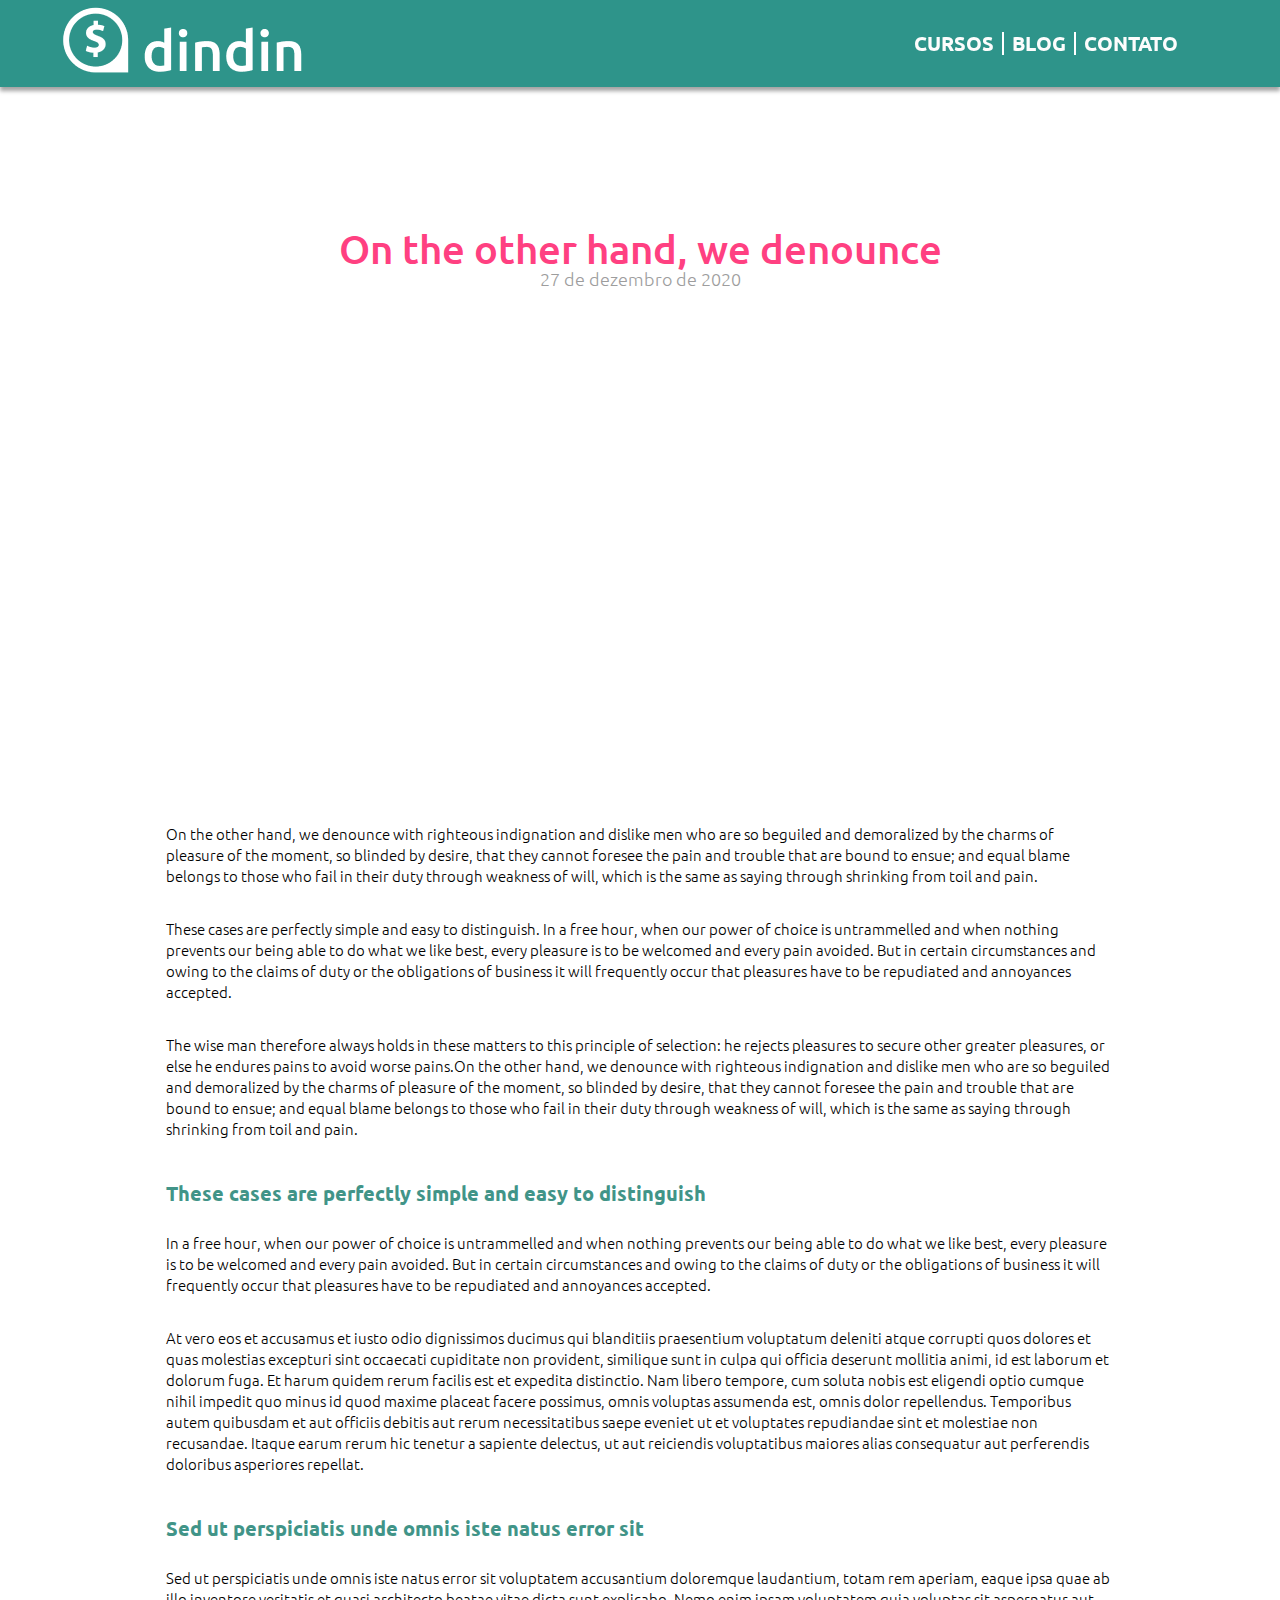
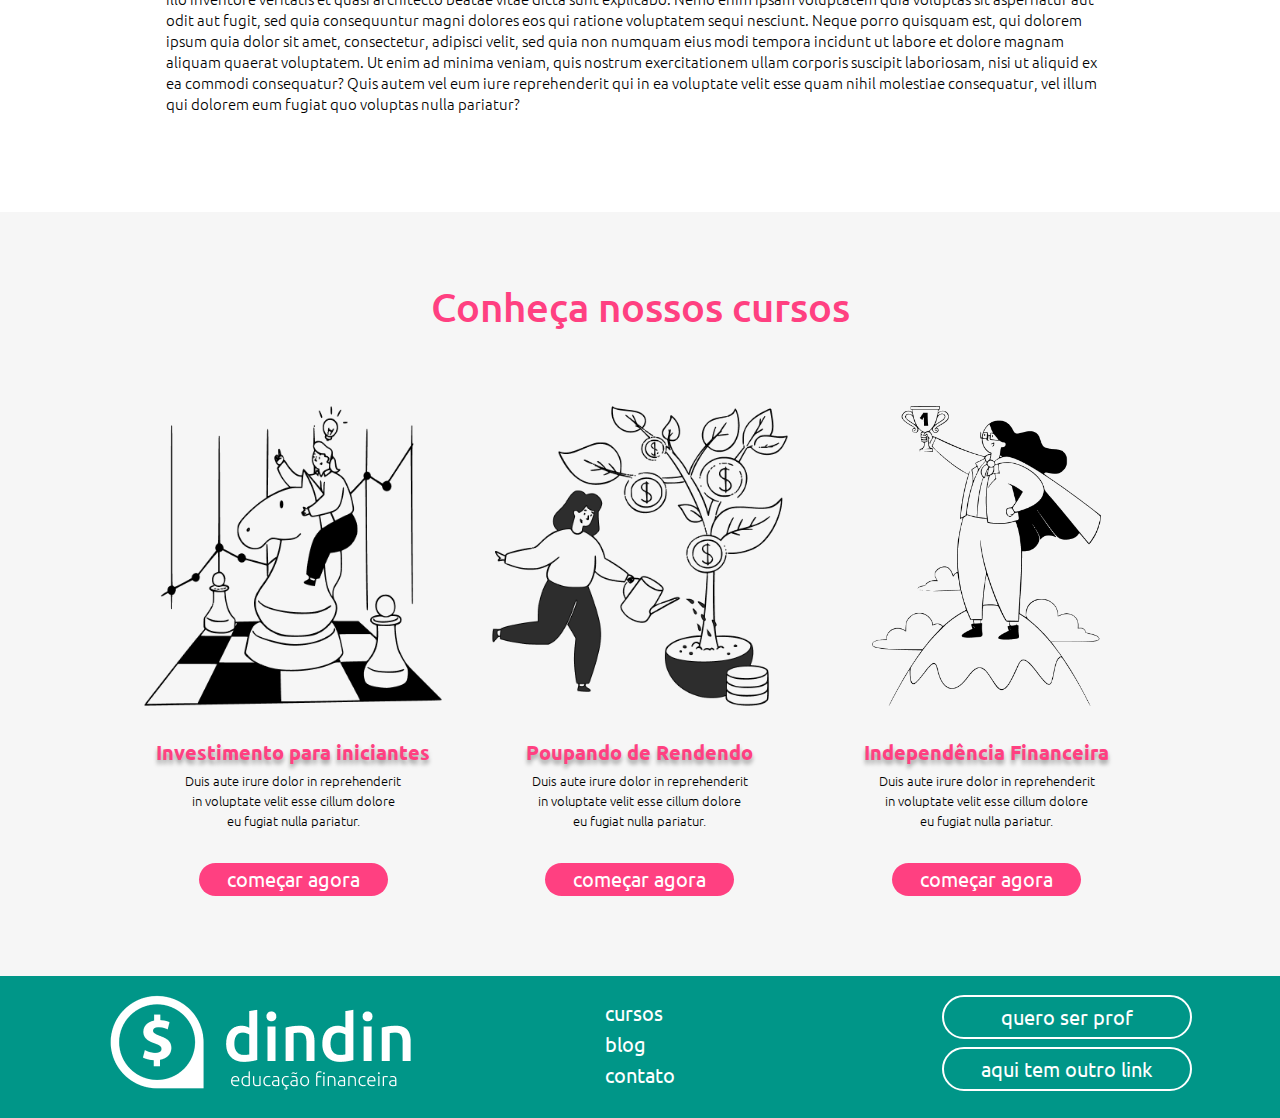
<file: post.html>
<!doctype html>
<html lang="en">
  <head>
    <meta charset="utf-8">
    <meta name="viewport" content="width=device-width, initial-scale=1">
    <link href="https://cdn.jsdelivr.net/npm/bootstrap@5.2.0-beta1/dist/css/bootstrap.min.css" rel="stylesheet">
    <link rel="stylesheet" href="style.css">
    <link rel="preconnect" href="https://fonts.googleapis.com">
    <link rel="preconnect" href="https://fonts.gstatic.com" crossorigin>
    <link href="https://fonts.googleapis.com/css2?family=Ubuntu:wght@300&display=swap" rel="stylesheet">
    <link rel="preconnect" href="https://fonts.googleapis.com">
    <link rel="preconnect" href="https://fonts.gstatic.com" crossorigin>
    <link href="https://fonts.googleapis.com/css2?family=Nunito:ital,wght@0,200;0,300;0,400;0,500;0,600;0,700;0,800;0,900;1,200;1,300;1,400;1,500;1,600;1,700;1,800;1,900&family=Sarpanch&family=Ubuntu:wght@300&display=swap" rel="stylesheet">
    <title>dindin</title>
  </head>
  <body>
      
    <header>
        <div class="container-fluid menu-header">
            <div class="row box-header">
                <div class="col-md-6 d-flex logo-home-header">
                    <a href="index.html"><img src="./assets/logo-header.png" alt="logo"></a>
                </div>
                <div class="col-md-6 d-flex nav-home-header">
                    <nav>
                        <ul class="lista-home-header d-flex">
                            <li style="border-right: 2px solid #fff;"><a class="link-nav-home" href="cursos.html">cursos</a></li>
                            <li style="border-right: 2px solid #fff;"><a class="link-nav-home" href="blog.html">blog</a></li>
                            <li><a class="link-nav-home" href="contato.html">contato</a></li>
                        </ul>
                    </nav>
                </div>
            </div>
        </div>
    </header>


    <section class="container-fluid">
        <div class="row box-post-media">
            <div class="col-md-12 box-post-media">
                <h1 class="title-post">On the other hand, we denounce</h1>
                <span class="span-post">27 de dezembro de 2020</span>
                <iframe width="100%" height="350px" src="https://www.youtube.com/embed/EFpS2s4gFRY" title="YouTube video player" frameborder="0" allow="accelerometer; autoplay; clipboard-write; encrypted-media; gyroscope; picture-in-picture" allowfullscreen></iframe>
            </div>
        </div>
    </section>

    <main class="container-fluid"> 
        <div class="row box-post-art">
            <div class="col-md-12">
            <p class="p-post">On the other hand, we denounce with righteous indignation and dislike men who are so beguiled and demoralized by the charms of pleasure of the moment, so blinded by desire, that they cannot foresee the pain and trouble that are bound to ensue; and equal blame belongs to those who fail in their duty through weakness of will, which is the same as saying through shrinking from toil and pain. </p>
            <br>
            <br>
            <p class="p-post">These cases are perfectly simple and easy to distinguish. In a free hour, when our power of choice is untrammelled and when nothing prevents our being able to do what we like best, every pleasure is to be welcomed and every pain avoided. But in certain circumstances and owing to the claims of duty or the obligations of business it will frequently occur that pleasures have to be repudiated and annoyances accepted.</p>
            <br>
            <br>
            <p class="p-post">The wise man therefore always holds in these matters to this principle of selection: he rejects pleasures to secure other greater pleasures, or else he endures pains to avoid worse pains.On the other hand, we denounce with righteous indignation and dislike men who are so beguiled and demoralized by the charms of pleasure of the moment, so blinded by desire, that they cannot foresee the pain and trouble that are bound to ensue; and equal blame belongs to those who fail in their duty through weakness of will, which is the same as saying through shrinking from toil and pain. </p>
            <br><br><br>
            <h3 class="title-post-art">These cases are perfectly simple and easy to distinguish</h3>
            <br><br>
            <p class="p-post">In a free hour, when our power of choice is untrammelled and when nothing prevents our being able to do what we like best, every pleasure is to be welcomed and every pain avoided. But in certain circumstances and owing to the claims of duty or the obligations of business it will frequently occur that pleasures have to be repudiated and annoyances accepted.</p>
            <br><br>
            <p class="p-post">At vero eos et accusamus et iusto odio dignissimos ducimus qui blanditiis praesentium voluptatum deleniti atque corrupti quos dolores et quas molestias excepturi sint occaecati cupiditate non provident, similique sunt in culpa qui officia deserunt mollitia animi, id est laborum et dolorum fuga. Et harum quidem rerum facilis est et expedita distinctio. Nam libero tempore, cum soluta nobis est eligendi optio cumque nihil impedit quo minus id quod maxime placeat facere possimus, omnis voluptas assumenda est, omnis dolor repellendus. Temporibus autem quibusdam et aut officiis debitis aut rerum necessitatibus saepe eveniet ut et voluptates repudiandae sint et molestiae non recusandae. Itaque earum rerum hic tenetur a sapiente delectus, ut aut reiciendis voluptatibus maiores alias consequatur aut perferendis doloribus asperiores repellat.</p>
            <br><br><br>
            <h3 class="title-post-art">Sed ut perspiciatis unde omnis iste natus error sit </h3>
            <br><br>
            <p class="p-post">Sed ut perspiciatis unde omnis iste natus error sit voluptatem accusantium doloremque laudantium, totam rem aperiam, eaque ipsa quae ab illo inventore veritatis et quasi architecto beatae vitae dicta sunt explicabo. Nemo enim ipsam voluptatem quia voluptas sit aspernatur aut odit aut fugit, sed quia consequuntur magni dolores eos qui ratione voluptatem sequi nesciunt. Neque porro quisquam est, qui dolorem ipsum quia dolor sit amet, consectetur, adipisci velit, sed quia non numquam eius modi tempora incidunt ut labore et dolore magnam aliquam quaerat voluptatem. Ut enim ad minima veniam, quis nostrum exercitationem ullam corporis suscipit laboriosam, nisi ut aliquid ex ea commodi consequatur? Quis autem vel eum iure reprehenderit qui in ea voluptate velit esse quam nihil molestiae consequatur, vel illum qui dolorem eum fugiat quo voluptas nulla pariatur?</p>
            </div>
        </div>

        <div class="row container2-home">
            <h2 class="title-post-3">Conheça nossos cursos</h2>
            <div class="col-md-4 card-home">
                <figure>
                    <img width="100%" height="300px" src="./assets/ilustra-poupando.png" alt="poupando">
                </figure>
                <h2 class="subtitle-h2">Investimento para iniciantes</h2>
                <p class="p-cards-home">Duis aute irure dolor in reprehenderit in voluptate velit esse cillum dolore eu fugiat nulla pariatur.</p>
                <button class="btn-home-card" type="button"><a class="btn-home-card-link" href="./curso.html">começar agora</a></button>
            </div>
            <div class="col-md-4 card-home">
                <figure>
                    <img width="100%" height="300px" src="./assets/ilustra-investimento.png" alt="investindo">
                </figure>
                <h2 class="subtitle-h2">Poupando de Rendendo</h2>
                <p class="p-cards-home">Duis aute irure dolor in reprehenderit in voluptate velit esse cillum dolore eu fugiat nulla pariatur.</p>
                <button class="btn-home-card" type="button"><a class="btn-home-card-link" href="./curso.html">começar agora</a></button>
            </div>
            <div class="col-md-4 card-home">
                <figure>
                    <img width="100%" height="300px" src="./assets/ilustra-independencia.png" alt="independencia">
                </figure>
                <h2 class="subtitle-h2">Independência Financeira</h2>
                <p class="p-cards-home">Duis aute irure dolor in reprehenderit in voluptate velit esse cillum dolore eu fugiat nulla pariatur.</p>
                <button class="btn-home-card" type="button"><a class="btn-home-card-link" href="./curso.html">começar agora</a></button>
            </div>
        </div>

    </main>


    <footer class="container-fluid">
            
        <div class="row box-footer">

            <div class="col-md-4 box-footer1">
                <figure>
                    <a class="logo-footer" href="index.html">
                    <img class="logo-footer" src="./assets/logo-footer.png" alt="logo">
                    </a>
                </figure>
            </div>

            <div class="col-md-4 box-footer2">
                <ul class="itens-footer">
                    <li class="item-footer"> <a class="link-footer" href="cursos.html">cursos</a></li>
                    <li class="item-footer"> <a class="link-footer" href="blog.html">blog</a></li>
                    <li class="item-footer"> <a class="link-footer" href="contato.html">contato</a></li>
                </ul>
            </div>

            <div class="col-md-4 box-footer3">
                <button class="btn-footer" type="button"><a class="btn-footer-link" href="contato.html">quero ser prof</a></button>
                <button class="btn-footer" type="button"><a class="btn-footer-link" href="#">aqui tem outro link</a></button>
            </div>
            
        </div>

    </footer>


<script src="https://cdn.jsdelivr.net/npm/bootstrap@5.2.0-beta1/dist/js/bootstrap.bundle.min.js"></script>
</body>
</html>
</file>
<file: style.css>
@import url('https://fonts.googleapis.com/css2?family=Nunito:ital,wght@0,200;0,300;0,400;0,500;0,600;0,700;0,800;0,900;1,200;1,300;1,400;1,500;1,600;1,700;1,800;1,900&family=Sarpanch&family=Ubuntu:ital,wght@0,300;0,400;0,500;0,700;1,300;1,400;1,500;1,700&display=swap');



*, ul, li, a {
    margin: 0 auto;
    padding: 0;
    text-decoration: none;
    list-style: none;
    color: default;
    font-size: 8px;
    font-family: 'Ubuntu', sans-serif;
    box-sizing: border-box;
}
.menu-header {
    background-color: #2E948A;
    position: fixed;
    top: 0;
    overflow: hidden;
    box-shadow: 0px 4px 4px rgba(0, 0, 0, 0.36);
}
.box-header{
    display: flex;
    flex-direction: row;
    flex-wrap: wrap;
    align-items: center;
    padding: 0rem 7rem;
}
.logo-home-header {
    flex-direction: column;
    flex-wrap: wrap;
    align-content: flex-start;
}
.nav-home-header {
    flex-direction: column;
    flex-wrap: wrap;
    align-content: flex-end;
}
.lista-home-header {
    padding: 4rem;
}
.link-nav-home {
    padding: 0 1rem;
    font-style: normal;
    font-weight: 700;
    font-size: 20px;
    line-height: 23px;
    text-transform: uppercase;
    color: #FDFDFD;
}
.link-nav-home:hover {
    color: #FF4081;
    transition: 300ms;
    box-shadow: 0px 4px 4px rgba(0, 0, 0, 0.36);
    border-radius: 20px;
    background-color: #fff;

}
.title-principal {
    font-family: 'Ubuntu';
    font-style: normal;
    font-weight: 700;
    font-size: 60px;
    line-height: 69px;
    color: #FF4081;
    margin-bottom: 2rem;
    text-shadow: 0px 4px 4px rgba(0, 0, 0, 0.36);
}
.home-1 {
    text-align: start;
    align-self: center;
    width: 403px;
}
.subtitle {
    font-family: 'Ubuntu';
    font-style: normal;
    font-weight: 400;
    font-size: 27px;
    line-height: 31px;
    color: #555555;
    margin-bottom: 3rem;
}
.container-home1 {
    margin-top: 15rem;
    padding: 0 3rem;
}
.btn-home1 {
    border: 2px solid #FF4081;
    border-radius: 62px;
    font-family: 'Ubuntu';
    font-style: normal;
    font-weight: 400;
    font-size: 27px;
    line-height: 31px;
    color: #FF4081;
    padding: 1rem 3.5rem;
}
.btn-home-link {
    font-family: 'Ubuntu';
    font-style: normal;
    font-weight: 400;
    font-size: 27px;
    line-height: 31px;
    color: #FF4081;
}
.btn-home-link:hover {
    color: #fff;
}
.btn-home1:hover {
    color: #fff;
    background-color: #2E948A;
    transform:rotate(360deg);
    transition: 1s;
}
.img-home1 {
    width: 501px;
    height: 511px;
}
.img-home1-2 {
    margin-top: 6rem;
}
.container2-home {
    padding: 0 15rem;
    background-color: #F6F6F6;
    margin-top: 10rem;
}
.card-home {
    margin-top: 10rem;
    width: 310px;
    display: flex;
    margin-bottom: 10rem;
    flex-direction: column;
    align-items: center;
}
.subtitle-h2 {
    font-family: 'Ubuntu';
    font-style: normal;
    font-weight: 700;
    font-size: 20px;
    line-height: 29px;
    text-align: center;
    color: #FF4081;
    margin-top: 3rem;
    text-shadow: 0px 4px 4px rgba(0, 0, 0, 0.36);
}
.p-cards-home {
    font-family: 'Ubuntu';
    font-style: normal;
    font-weight: 300;
    font-size: 13px;
    line-height: 20px;
    text-align: center;
    color: #000000;
    padding: 0 5rem;
}
.btn-home-card {
    background: #FF4081;
    border-radius: 62px;
    font-family: 'Ubuntu';
    font-style: normal;
    font-weight: 400;
    font-size: 15px;
    line-height: 23px;
    text-align: center;
    color: #FFFFFF;
    border: transparent;
    padding: 0.5rem 3.5rem;
    margin-top: 3rem;
}
.btn-home-card-link {
    font-family: 'Ubuntu';
    font-style: normal;
    font-weight: 400;
    font-size: 20px;
    line-height: 23px;
    text-align: center;
    color: #FFFFFF;
}
.btn-home-card-link:hover {
    color: #fff;
}
.btn-home-card:hover {
    background-color: #2E948A;
    transition: 300ms;
}
.p-sobre-nos {
    font-family: 'Nunito';
    font-style: normal;
    font-weight: 300;
    font-size: 15px;
    line-height: 25px;
    color: #000000;
    padding-left: 15px;
    margin-bottom: 10rem;
}
.container3-home {
    padding: 0 10rem;
    margin: 10rem 0rem;
}
.box-sobre-nos {
    max-width: 440px;
}
.strong-sobre-nos {
    font-family: 'Nunito';
    font-style: normal;
    font-weight: 400;
    font-size: 15px;
    line-height: 25px;
    color: #000000;
}
.title-sobre-nos {
    font-family: 'Nunito';
    font-style: normal;
    font-weight: 700;
    font-size: 30px;
    line-height: 50px;
    color: #009688;
    margin-bottom: 10rem;
    margin-left: 10rem;
}
.box-media-home {
    width: 280px;
    margin-top: 5rem;
}
.box-media-home-dad {
    padding: 0 15rem;
    background-color: #F6F6F6;
    padding-bottom: 8rem;
}
.p-media-home {
    font-family: 'Ubuntu';
    font-style: normal;
    font-weight: 300;
    font-size: 17px;
    line-height: 20px;
    text-align: justify;
    color: #000000; 
}
.subtitle-media-home {
    font-family: 'Ubuntu';
    font-style: normal;
    font-weight: 700;
    font-size: 27px;
    line-height: 31px;
    color: #009688;
    margin-top: 1rem;
}
.title-box-media {
    font-family: 'Ubuntu';
    font-style: normal;
    font-weight: 700;
    font-size: 35px;
    line-height: 43px;
    color: #009688;
    text-transform: uppercase;
    padding-top: 8rem;
    padding-left: 6rem;
}
.btn-home-media {
    border: 2px solid #FF4081;
    border-radius: 62px;
    width: 275px;
    height: 51px;
    font-family: 'Ubuntu';
    font-style: normal;
    font-weight: 400;
    font-size: 20px;
    line-height: 29px;
    color: #FF4081;
    margin: 0 auto;
    margin-top: 8rem;
}
.btn-home-media-link {
    font-family: 'Ubuntu';
    font-style: normal;
    font-weight: 400;
    font-size: 25px;
    line-height: 29px;
    color: #FF4081;
}
.btn-home-media-link:hover {
    color: #fff;
}
.btn-home-media:hover {
    background-color: #2E948A;
    color: #fff;
    transform: scale(120%);
}
iframe {
    padding: 0;
    margin: 0;
    max-width: 100%;
}
.box-footer {
    background-color: #009688;
    padding-bottom: 2rem;
}
.logo-footer {
    margin-top: 2rem;
    width: 100%;
}
.box-footer1 {
    display: flex;
    justify-content: flex-end;
}
.link-footer {
    font-family: 'Ubuntu';
    font-style: normal;
    font-weight: 400;
    font-size: 20px;
    line-height: 23px;
    color: #FFFFFF;
    padding: 0rem 1rem;
}
.link-footer:hover {
    color: #FF4081;
    transition: 300ms;
    box-shadow: 0px 4px 4px rgba(0, 0, 0, 0.36);
    border-radius: 20px;
    background-color: #fff;
}
.itens-footer {
    display: flex;
    flex-wrap: wrap;
    flex-direction: column;
}
.box-footer2 {
    display: flex;
    flex-direction: column;
    justify-content: center;
}
.item-footer {
    margin-left: 0;
    margin-top: 1rem;
}
.btn-footer {
    border: 2px solid #FFFFFF;
    border-radius: 62px;
    font-family: 'Ubuntu';
    font-style: normal;
    font-weight: 400;
    font-size: 18px;
    line-height: 23px;
    text-align: center;
    color: #FFFFFF;
    background-color: transparent;
    padding: 1rem 4rem;
    width: 250px;
    margin-top: 1rem;
}
.btn-footer-link {
    font-family: 'Ubuntu';
    font-style: normal;
    font-weight: 400;
    font-size: 20px;
    line-height: 23px;
    text-align: center;
    color: #FFFFFF;
}
.btn-footer-link:hover {
    color: #fff;
}
.btn-footer:hover {
    background: #29857c;
    
}
.box-footer3 {
    display: flex;
    flex-direction: column;
    align-items: center;
    align-self: center;
}
.box-contato {
    margin-top: 25vh;
    margin-bottom: 15vh;
    padding: 0 10vw;
}
.box-contato-1 {
    display: flex;
    flex-direction: column;
}
.form-contato {
    display: flex;
    flex-direction: column;
}
.title-contato {
    font-family: 'Ubuntu';
    font-style: normal;
    font-weight: 700;
    font-size: 4vw;
    line-height: 46px;
    color: #FF4081;
    margin-left: 4vw;
    margin-bottom: 7vh;
}
.input-contato {
    background: #FFFFFF;
    border: 1px solid #686868;
    border-radius: 7px;
    width: 30vw;
    height: 5vh;
    padding: 1vh 1vw;
    margin-top: 2vh;
    font-family: 'Nunito';
    font-style: normal;
    font-weight: 900;
    font-size: 1vw;
    line-height: 22px;
    text-transform: lowercase;
    color: #58555D;
    outline: none;
}
.input-msg {
    height: 30vh;   
}
.btn-contato {
    background: #FF4081;
    border-radius: 50px;
    font-family: 'Nunito';
    font-style: normal;
    font-weight: 800;
    font-size: 16px;
    line-height: 22px;
    text-align: center;
    text-transform: lowercase;
    color: #FFFFFF;
    margin: 0 auto;
    border: none;
    padding: 1vh 3vw;
    margin-top: 1vh;
    margin-left: 0vw;
    margin-top: 2vh;
}
.btn-contato:hover {
    background: #FF669a;
    box-shadow: 0px 4px 4px rgba(0, 0, 0, 0.36);
    transition: 300ms;
}
.img-contato {
    width: 40vw;
    height: 60vh;
}
.line-title-cursos{
    margin-top: 25vh;
    margin-bottom: 10vh;
    padding: 0vh 10vw;
}
.tilte-cursos {
    font-family: 'Ubuntu';
    font-style: normal;
    font-weight: 700;
    font-size: 60px;
    line-height: 69px;
    text-transform: capitalize;
    color: #FF4081;
}
.subtitle-cursos {
    font-family: 'Ubuntu';
    font-style: normal;
    font-weight: 400;
    font-size: 20px;
    line-height: 23px;
    color: #555555;
}
.line-card-cursos {
    padding: 0vh 10vw;
    margin-bottom: 10vh;
    margin-top: 10vh;
}
.img-card-cursos {
    width: 100%;

}
.box-card-cursos-img {
    display: flex;
    flex-direction: column;
    justify-content: center;
    align-items: center;
}
.title-card-cursos {
    font-family: 'Ubuntu';
    font-style: normal;
    font-weight: 700;
    font-size: 35px;
    line-height: 40px;
    color: #FF4081;
    margin-bottom: 5vh;
    margin-top: 3vh;
    margin-left: 0;
}
.p-card-cursos {
    font-family: 'Ubuntu';
    font-style: normal;
    font-weight: 300;
    font-size: 16.5px;
    line-height: 21px;
    color: #000000;
    margin-bottom: 5vh;
}
.btn-card-cursos {
    background: #419488;
    border-radius: 62px;
    font-family: 'Ubuntu';
    font-style: normal;
    font-weight: 400;
    font-size: 20px;
    line-height: 23px;
    text-align: center;
    color: #FFFFFF;
    padding: 1vh 2vw;
    border: none;
}
.btn-link {
    font-family: 'Ubuntu';
    font-style: normal;
    font-weight: 400;
    font-size: 18px;
    line-height: 23px;
    text-align: center;
    color: #FFFFFF;
    text-decoration: none;
}
.btn-link:hover {
    color: #fff;
}
.btn-card-cursos:hover {
    background: #24766e;
}
.box-cards-cursos {
    padding: 0vh 2vw;
    display: flex;
    flex-direction: column;
    align-items: baseline;
    justify-content: start;
}
.line {
    border-bottom: 4px solid #C4C4C4;
}
.border-cards-cursos {
    padding: 0vh 8vw;
}
.box-curso-title-1 {
    padding: 2rem;
}
.box-curso-title-2 {
    padding: 3rem;
    display: flex;
}
.title-curso {
    font-family: 'Ubuntu';
    font-style: normal;
    font-weight: 800;
    font-size: 48px;
    line-height: 50px;
    color: #FF4081;
    margin-bottom: 5rem;
}
.p-curso-title {
    font-family: 'Ubuntu';
    font-style: normal;
    font-weight: 300;
    font-size: 17px;
    line-height: 23px;
    display: flex;
    align-items: center;
    color: #000000;
}
.box-curso-title-dad {
    align-items: center;
    padding: 0rem 22.5rem;
    margin-top: 20vh;
}
.img-curso {
    width: 85%;
}
.title-curso-card {
    font-family: 'Ubuntu';
    font-style: normal;
    font-weight: 700;
    font-size: 30px;
    line-height: 40px;
    color: #FF4081;
}
.p-curso-card {
    font-family: 'Ubuntu';
    font-style: normal;
    font-weight: 300;
    font-size: 17px;
    line-height: 23px;
    display: flex;
    align-items: center;
    color: #000000;
}
.box-curso-card-dad {
    padding: 0rem 20rem;
    margin-top: 15vh;
    margin-bottom: 10rem;
}
.media-curso {
    border: 2px solid #58555D;
}
.box-card-1 {
    display: flex;
    align-items: center;
    justify-content: center;
}
.border-cards-curso {
    width: 90%;
    margin: 0 auto;
    margin-top: 5vh;
}
.title-blog {
    font-family: 'Ubuntu';
    font-style: normal;
    font-weight: 700;
    font-size: 40px;
    line-height: 50px;
    color: #009688;
    margin-bottom: 5rem;
}
.p-blog-title {
    font-family: 'Ubuntu';
    font-style: normal;
    font-weight: 300;
    font-size: 20px;
    line-height: 23px;
    display: flex;
    align-items: center;
    color: #000000;
}
.box-card-blog {
    display: flex;
    flex-direction: column;
    align-items: center;
    margin-bottom: 5rem;
}
.box-blog-card-dad {
    margin-bottom: 5rem;
    margin-top: 5rem;
}
.title-card-blog {
    font-family: 'Ubuntu';
    font-style: normal;
    font-weight: 500;
    font-size: 25px;
    line-height: 30px;
    display: flex;
    align-items: center;
    color: #FF4081;
    width: 400px;
    margin-top: 2rem;
}
.p-card-blog {
    font-family: 'Ubuntu';
    font-style: normal;
    font-weight: 300;
    font-size: 13px;
    line-height: 17px;
    display: flex;
    align-items: center;
    color: #000000;
    max-width: 400px;
    margin-top: 2rem;
}
.box-post-media {
    margin-top: 13vh;
    margin-bottom: 8vh;
}
.title-post {
    font-family: 'Ubuntu';
    font-style: normal;
    font-weight: 500;
    font-size: 40px;
    line-height: 30px;
    display: flex;
    align-items: center;
    color: #FF4081;
}
.box-post-media {
    display: flex;
    flex-direction: column;
    align-items: center;
    padding: 0rem 10rem;
}
.span-post {
    font-family: 'Ubuntu';
    font-style: normal;
    font-weight: 300;
    font-size: 18px;
    line-height: 21px;
    display: flex;
    align-items: center;
    color: #9D9D9D;
    margin-bottom: 5rem;
}
.box-post-art {
    display: flex;
    flex-direction: column;
    align-items: center;
    padding: 0rem 20rem;
    margin-bottom: 10vh;
}
.p-post {
    font-family: 'Ubuntu';
    font-style: normal;
    font-weight: 300;
    font-size: 15px;
    line-height: 21px;
    font-feature-settings: 'kern' off;
    color: #000000;
    text-align: start;
}
.title-post-art {
    font-family: 'Ubuntu';
    font-style: normal;
    font-weight: 600;
    font-size: 20px;
    line-height: 21px;
    font-feature-settings: 'kern' off;
    color: #419488;
    text-align: start;
}
.title-post-3 {
    font-family: 'Ubuntu';
    font-style: normal;
    font-weight: 500;
    font-size: 40px;
    line-height: 30px;
    display: flex;
    align-items: center;
    color: #FF4081;
    flex-direction: column;
    margin-top: 10rem;
}




/* \/ media queries \/ */

@media screen and (max-width: 570px) {
    .title-sobre-nos {
        font-size: 25px;
        line-height: 30px;
        text-align: justify;
    }
}

@media screen and (max-width: 650px) {
    .title-sobre-nos {
        margin-left: 0;
    }
    .box-sobre-nos {
        flex-direction: column;
        align-items: center;
    }
    
}

@media screen and (max-width: 468px) {
    .container2-home {
        padding: 0 3rem;
    }
    .container2-home {
        margin-top: 0;
    }
    
}

@media screen and (min-width: 374px) {
    
    .container-home1 {
        margin-top: 30rem;
    }
}

@media screen and (min-width: 768px) {
    .container-home1 {
        margin-top: 20rem;
    }

}

@media screen and (max-width: 760px) {
    .title-box-media {
        font-size: 20px;
        
    }
    .box-media-home-dad {
        padding: 0 0rem;
    }
    .btn-home-media {
        width: 200px;
        height: 31px; 
        font-size: 15px;
        margin-bottom: 5rem;  
    }
}

@media screen and (min-width: 952px) {
    .container-home1 {
        margin-top: 15rem;
    }
}

@media screen and (min-width: 1060px) {
    .container-home1 {
        padding: 0 15rem;
    }
}
@media screen and (max-width: 1100px) {
        .box-curso-title-dad {
            flex-direction: column;
            padding: 0rem ;
        }
        .title-curso {
            text-align: center;
            font-size: 5rem;
            line-height: 5rem;
        }
        .p-curso-title {
            text-align: justify;
            font-size: 2.5rem;
        }
        .img-curso {
            width: 70%;
        }
        .box-curso-title-2 {
            display: flex;
            justify-content: center;
        }
        .box-curso-card-dad {
            flex-direction: column;
            padding: 0rem 10rem;
        }
        .title-curso-card {
            margin-top: 4rem;
        }
        .box-card-blog {
            display: flex;
            width: 100%;
        }
        .box-blog-card-dad {
            margin-bottom: 5rem;
            margin-top: 5rem;
        }
        .title-post {
            font-size: 28px;
            padding: 0rem;
        }

}

@media screen and (max-width: 767px) {
    .box-footer1 {
        display: flex;
        flex-direction: row;
        justify-content: flex-start;
        width: 33.3333%;
        }
    .box-footer2 {
        display: flex;
        flex-direction: row;
        justify-content: flex-start;
        width: 33.3333%;
    }  
    .box-footer3 {
        display: flex;
        flex-direction: column;
        justify-content: flex-start;
        width: 33.3333%;
    }
    .btn-footer {
        width: 100%;
        font-size: 3vw;
        padding: 1vw;
    }  
    .link-footer {
        font-size: 3vw;
        line-height: 3vw;
    }
    .box-contato {
        margin-top: 32vh;
        margin-bottom: 15vh;
        padding: 0 0vw;
    }
    .title-contato {
        margin-left: 19vw;
        font-size: 8vw;
        margin-bottom: 2vh;
    }
    .input-contato {
        width: 60vw;
    }
    .img-contato {
        width: 50vw;
        margin-top: 8vh;
        
    }
    .input-contato {
        font-size: 3vw;
    }
    .line-title-cursos{
        margin-top: 35vh;
    }
    .p-card-cursos {
        text-align: justify;
    }
    .btn-card-cursos {
        margin: 0 auto;
        font-size: 15px;
        padding: 1vh 5vw;
    }
    .title-card-cursos {
        text-align: center;
        font-size: 30px;
    }
    .img-card-cursos {
        width: 50%;
    }
    .btn-home-media-link {
        font-size: 2rem;
    }
    .btn-footer-link {
        font-size: 1.3rem;
    }
    .box-curso-title-dad {
        margin-top: 30vh;
        padding: 3rem 6rem;
    }
    .title-curso {
        text-align: center;
        font-size: 4rem;
        line-height: 4rem;
    }
    .p-curso-title {
        text-align: justify;
        font-size: 2rem;
    }
    .img-curso {
        width: 80%;
    }
    .box-curso-title-2 {
        display: flex;
        justify-content: center;
    }
    .p-curso-card {
        text-align: justify;
    }
    .title-curso-card {
        text-align: center;
    }
    .box-curso-card-dad {
        padding: 0rem 3rem;
    }
    .title-card-blog {
        font-size: 20px;
        width: 315px;
    }
    .p-card-blog {
        text-align: justify;
    }
    .title-blog {
        font-size: 30px;
        line-height: 4.5rem;
    }
    .p-blog-title {
        font-size: 18px;
        text-align: justify;
    }
    .box-blog-card-dad {
        margin-bottom: 5rem;
        margin-top: 5rem;
    }
    .box-post-media {
        margin-top: 20vh;
        padding: 0rem 1rem;
    }
    .title-post {
        font-size: 23px;
    }
    .box-post-art {
        padding: 0rem 1rem;
    }
    .p-post {
        text-align: justify;
    }
    .title-post-3 {
        font-size: 31px;
    }
    .logo-home-header {
        padding-top: 1rem;
        flex-direction: column;
        align-content: center;
    }
    .box-header {
        display: flex;
        padding: 0rem 3rem;
    }
    .nav-home-header {
        flex-direction: column;
        align-content: center;
    }
    
}
</file>
